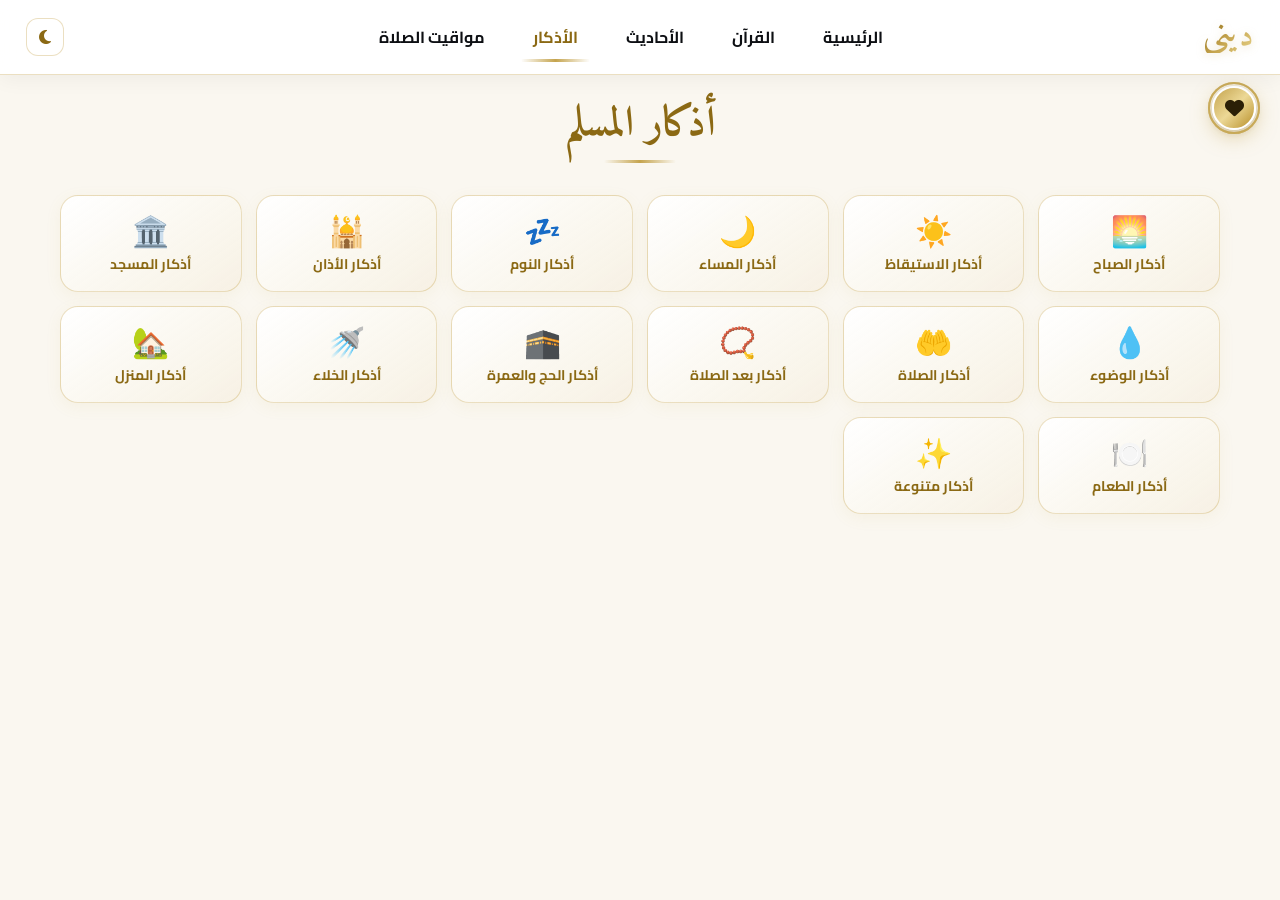
<file: pages/azkar.html>
<!DOCTYPE html>
<html lang="ar" dir="rtl">

<head>
    <meta charset="UTF-8">
    <meta name="viewport" content="width=device-width, initial-scale=1.0">
    <link rel="stylesheet" href="https://cdnjs.cloudflare.com/ajax/libs/font-awesome/6.7.2/css/all.min.css">
    <link href="https://cdn.jsdelivr.net/npm/bootstrap@5.3.8/dist/css/bootstrap.min.css" rel="stylesheet"
        integrity="sha384-sRIl4kxILFvY47J16cr9ZwB07vP4J8+LH7qKQnuqkuIAvNWLzeN8tE5YBujZqJLB" crossorigin="anonymous">
    <link rel="icon" href="../images/logo.png">
    <link rel="stylesheet" href="../css/style.css">
    <link rel="stylesheet" href="../css/azkar.css">
    <title>ديني</title>
</head>

<body>

<header>
    <nav class="d-flex justify-content-between align-items-center">
        <div class="logo">
            <a href="../index.html" class="logo-brand">
                <span class="logo-text">ديني</span>
            </a>
        </div>
        <div class="links">
            <ul>
                <li>
                    <a href="../index.html" name="index">
                        <span class="text">الرئيسية</span>
                        <span class="underLine"></span>
                        <i class="icon"><svg xmlns="http://www.w3.org/2000/svg" height="24px" viewBox="0 -960 960 960"
                                width="24px">
                                <path
                                    d="M240-200h120v-240h240v240h120v-360L480-740 240-560v360Zm-80 80v-480l320-240 320 240v480H520v-240h-80v240H160Zm320-350Z" />
                            </svg><span class="nav-label">الرئيسية</span></i>
                    </a>
                </li>
                <li>
                    <a href="../pages/quraan.html" name="quraan">
                        <span class="text">القرآن</span>
                        <span class="underLine"></span>
                        <i class="icon"><svg xmlns="http://www.w3.org/2000/svg" height="24px" viewBox="0 -960 960 960"
                                width="24px">
                                <path
                                    d="M300-80q-58 0-99-41t-41-99v-520q0-58 41-99t99-41h500v600q-25 0-42.5 17.5T740-220q0 25 17.5 42.5T800-160v80H300Zm-60-267q14-7 29-10t31-3h20v-440h-20q-25 0-42.5 17.5T240-740v393Zm160-13h320v-440H400v440Zm-160 13v-453 453Zm60 187h373q-6-14-9.5-28.5T660-220q0-16 3-31t10-29H300q-26 0-43 17.5T240-220q0 26 17 43t43 17Z" />
                            </svg><span class="nav-label">القرآن</span></i>
                    </a>
                </li>
                <li>
                    <a href="../pages/hadeth.html" name="ahadeth">
                        <span class="text">الأحاديث</span>
                        <span class="underLine"></span>
                        <i class="icon"><svg xmlns="http://www.w3.org/2000/svg" height="24px" viewBox="0 -960 960 960"
                                width="24px">
                                <path
                                    d="M560-564v-68q33-14 67.5-21t72.5-7q26 0 51 4t49 10v64q-24-9-48.5-13.5T700-600q-38 0-73 9.5T560-564Zm0 220v-68q33-14 67.5-21t72.5-7q26 0 51 4t49 10v64q-24-9-48.5-13.5T700-380q-38 0-73 9t-67 27Zm0-110v-68q33-14 67.5-21t72.5-7q26 0 51 4t49 10v64q-24-9-48.5-13.5T700-490q-38 0-73 9.5T560-454ZM260-320q47 0 91.5 10.5T440-278v-394q-41-24-87-36t-93-12q-36 0-71.5 7T120-692v396q35-12 69.5-18t70.5-6Zm260 42q44-21 88.5-31.5T700-320q36 0 70.5 6t69.5 18v-396q-33-14-68.5-21t-71.5-7q-47 0-93 12t-87 36v394Zm-40 118q-48-38-104-59t-116-21q-42 0-82.5 11T100-198q-21 11-40.5-1T40-234v-482q0-11 5.5-21T62-752q46-24 96-36t102-12q58 0 113.5 15T480-740q51-30 106.5-45T700-800q52 0 102 12t96 36q11 5 16.5 15t5.5 21v482q0 23-19.5 35t-40.5 1q-37-20-77.5-31T700-240q-60 0-116 21t-104 59ZM280-494Z" />
                            </svg><span class="nav-label">الأحاديث</span></i>
                    </a>
                </li>
                <li>
                    <a href="#" class="strong" name="azkar">
                        <span class="text">الأذكار</span>
                        <span class="underLine"></span>
                        <i class="icon hero"><svg xmlns="http://www.w3.org/2000/svg" height="24px"
                                viewBox="0 -960 960 960" width="24px">
                                <path
                                    d="M600-640 480-760l120-120 120 120-120 120Zm200 120-80-80 80-80 80 80-80 80ZM483-80q-84 0-157.5-32t-128-86.5Q143-253 111-326.5T79-484q0-146 93-257.5T409-880q-18 99 11 193.5T520-521q71 71 165.5 100T879-410q-26 144-138 237T483-80Zm0-80q88 0 163-44t118-121q-86-8-163-43.5T463-465q-61-61-97-138t-43-163q-77 43-120.5 118.5T159-484q0 135 94.5 229.5T483-160Zm-20-305Z" />
                            </svg><span class="nav-label">الأذكار</span></i>
                    </a>
                </li>
                <li>
                    <a href="../pages/payerTimes.html" name="mawakeet">
                        <span class="text">مواقيت الصلاة</span>
                        <span class="underLine"></span>
                        <i class="icon"><svg xmlns="http://www.w3.org/2000/svg" height="24px" viewBox="0 -960 960 960"
                                width="24px">
                                <path
                                    d="M40-120v-491q-18-11-29-28.5T0-680q0-23 24-56t56-64q32 31 56 64t24 56q0 23-11 40.5T120-611v171h80v-80q0-25 16-48t46-30q-11-17-16.5-37t-5.5-41q0-40 19-74t51-56l170-114 170 114q32 22 51 56t19 74q0 21-5.5 41T698-598q30 7 46 30t16 48v80h80v-171q-18-11-29-28.5T800-680q0-23 24-56t56-64q32 31 56 64t24 56q0 23-11 40.5T920-611v491H520v-160q0-17-11.5-28.5T480-320q-17 0-28.5 11.5T440-280v160H40Zm356-480h168q32 0 54-22t22-54q0-20-9-36.5T606-740l-126-84-126 84q-16 11-25 27.5t-9 36.5q0 32 22 54t54 22ZM120-200h240v-80q0-50 35-85t85-35q50 0 85 35t35 85v80h240v-160H680v-160H280v160H120v160Zm360-320Zm0-80Zm0 2Z" />
                            </svg><span class="nav-label">المواقيت</span></i>
                    </a>
                </li>
            </ul>
        </div>
        <div class="header-tools">
            <button class="theme-toggle-btn" id="themeToggleBtn" title="تبديل الوضع الليلي / النهاري">
                <i class="fa-solid fa-moon" id="themeIcon"></i>
            </button>
        </div>
    </nav>
</header>


<div class="azkar-almuslim">
    <h3>أذكار المسلم</h3>

    <!-- شبكة التصنيفات -->
    <div class="azkar-links">
        <div class="azkar-alsabah"   name="morning_azkar"       data-icon="🌅">أذكار الصباح</div>
        <div class="wakeUp-azkar"    name="wake_up_azkar"       data-icon="☀️">أذكار الاستيقاظ</div>
        <div class="azkar-almsa2"    name="evening_azkar"       data-icon="🌙">أذكار المساء</div>
        <div class="sleep-azkar"     name="sleep_azkar"         data-icon="💤">أذكار النوم</div>
        <div class="azkar-aladhan"   name="adhan_azkar"         data-icon="🕌">أذكار الأذان</div>
        <div class="azkar-almasjed" name="mosque_azkar"         data-icon="🏛️">أذكار المسجد</div>
        <div class="wudu-azkar"      name="wudu_azkar"          data-icon="💧">أذكار الوضوء</div>
        <div class="azkar-prayer"    name="prayer_azkar"        data-icon="🤲">أذكار الصلاة</div>
        <div class="azkar-pray-after" name="prayer_later_azkar" data-icon="📿">أذكار بعد الصلاة</div>
        <div class="azkar-hajj-omra" name="hajj_and_umrah_azkar" data-icon="🕋">أذكار الحج والعمرة</div>
        <div class="azkar-khala"     name="khala_azkar"         data-icon="🚿">أذكار الخلاء</div>
        <div class="azkar-manzel"    name="home_azkar"          data-icon="🏡">أذكار المنزل</div>
        <div class="azkar-eat"       name="food_azkar"          data-icon="🍽️">أذكار الطعام</div>
        <div class="azkar-many"      name="miscellaneous_azkar" data-icon="✨">أذكار متنوعة</div>
    </div>
</div>

<!-- Overlay Panel: يظهر أوتوماتيك لما .azkar-content يتملى بـ CSS :has() -->
<div class="azkar-overlay-wrapper" id="azkarOverlayWrapper">
    <div class="azkar-overlay-backdrop" id="azkarBackdrop"></div>
    <div class="azkar-panel">
        <div class="azkar-panel-header">
            <h2 class="azkar-panel-title" id="azkarPanelTitle">الأذكار</h2>
            <button class="azkar-back-btn" id="azkarBackBtn" title="العودة">
                <i class="fa-solid fa-arrow-right"></i>
                <span>العودة</span>
            </button>
        </div>
        <div class="azkar-panel-body">
            <!-- azkar.js بيحط المحتوى هنا -->
            <div class="azkar-content"></div>
        </div>
    </div>
</div>





    <!-- Floating Sadaqa Heart Icon (تحت الهيدر على اليمين) -->
    <button class="sadaqa-float-btn" id="sadaqaFloatBtn" title="صدقة جارية" aria-label="صدقة جارية">
        <span class="sadaqa-pulse-ring"></span>
        <span class="sadaqa-pulse-ring delay"></span>
        <i class="fa-solid fa-heart"></i>
    </button>

    <!-- Centered Sadaqa Popup Modal -->
    <div class="sadaqa-modal-backdrop" id="sadaqaModalBackdrop">
        <div class="sadaqa-modal-card">
            <button class="sadaqa-modal-close" id="sadaqaModalClose" title="إغلاق">
                <i class="fa-solid fa-xmark"></i>
            </button>
            <div class="sadaqa-card-icon">
                <i class="fa-solid fa-hands-praying"></i>
            </div>
            <h3 class="sadaqa-card-title">« صدقةٌ جاريةٌ علي أرواحنا وأرواح المسلمين »</h3>
            <div class="sadaqa-card-divider"></div>
            <p class="sadaqa-card-dua">غَفَرَ اللهُ لَنَا وَلَكُم</p>
            <div class="sadaqa-card-verse-box">
                <p class="sadaqa-card-verse">
                    ﴿ وَالَّذِينَ جَاءُوا مِن بَعْدِهِمْ يَقُولُونَ رَبَّنَا اغْفِرْ لَنَا وَلِإِخْوَانِنَا الَّذِينَ سَبَقُونَا بِالْإِيمَانِ ﴾
                </p>
                <small class="sadaqa-card-ref">سورة الحشر — آية ١٠</small>
            </div>
            <button class="sadaqa-card-accept-btn" id="sadaqaModalAcceptBtn">
                اللهم آمين
            </button>
        </div>
    </div>

<script src="../js/main.js"></script>
<script src="../js/azkar.js"></script>

<!-- سكريبت صغير للـ overlay فقط — مش بيغير azkar.js -->
</body>
</html>
</file>
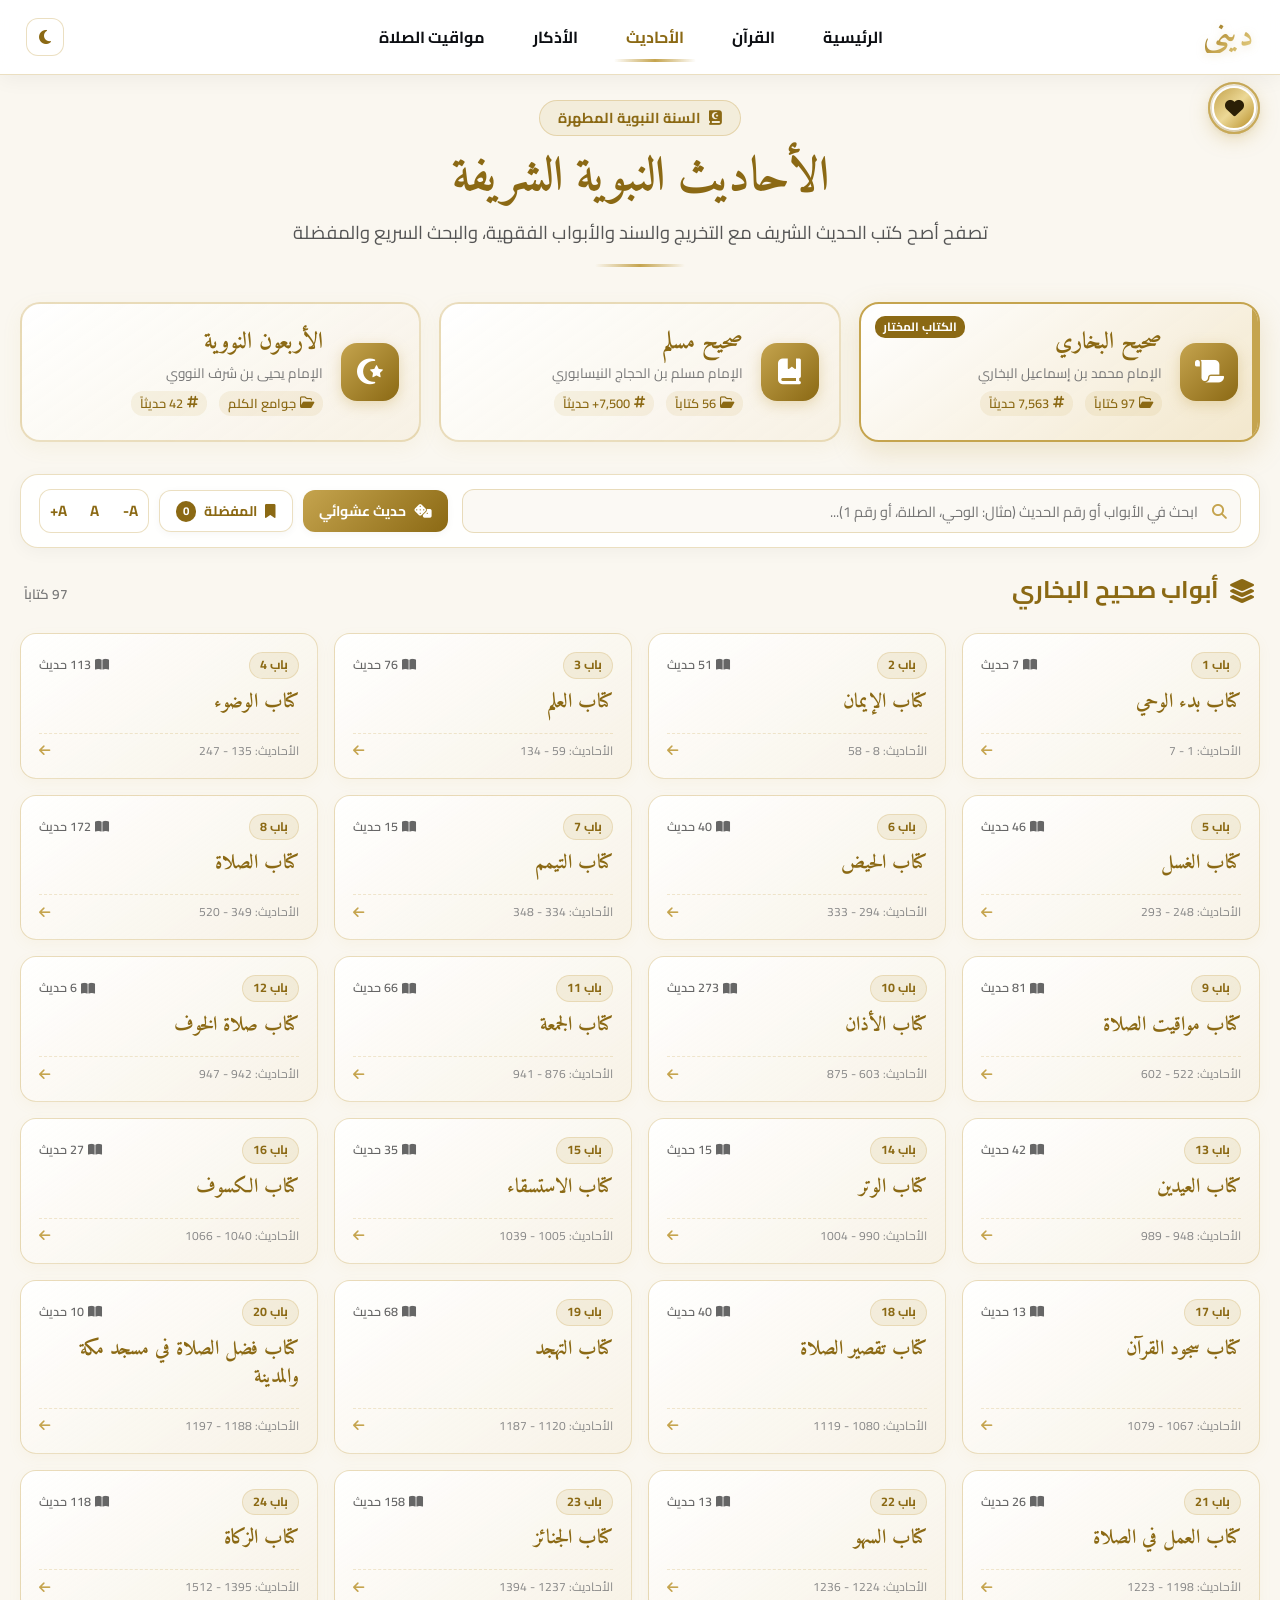
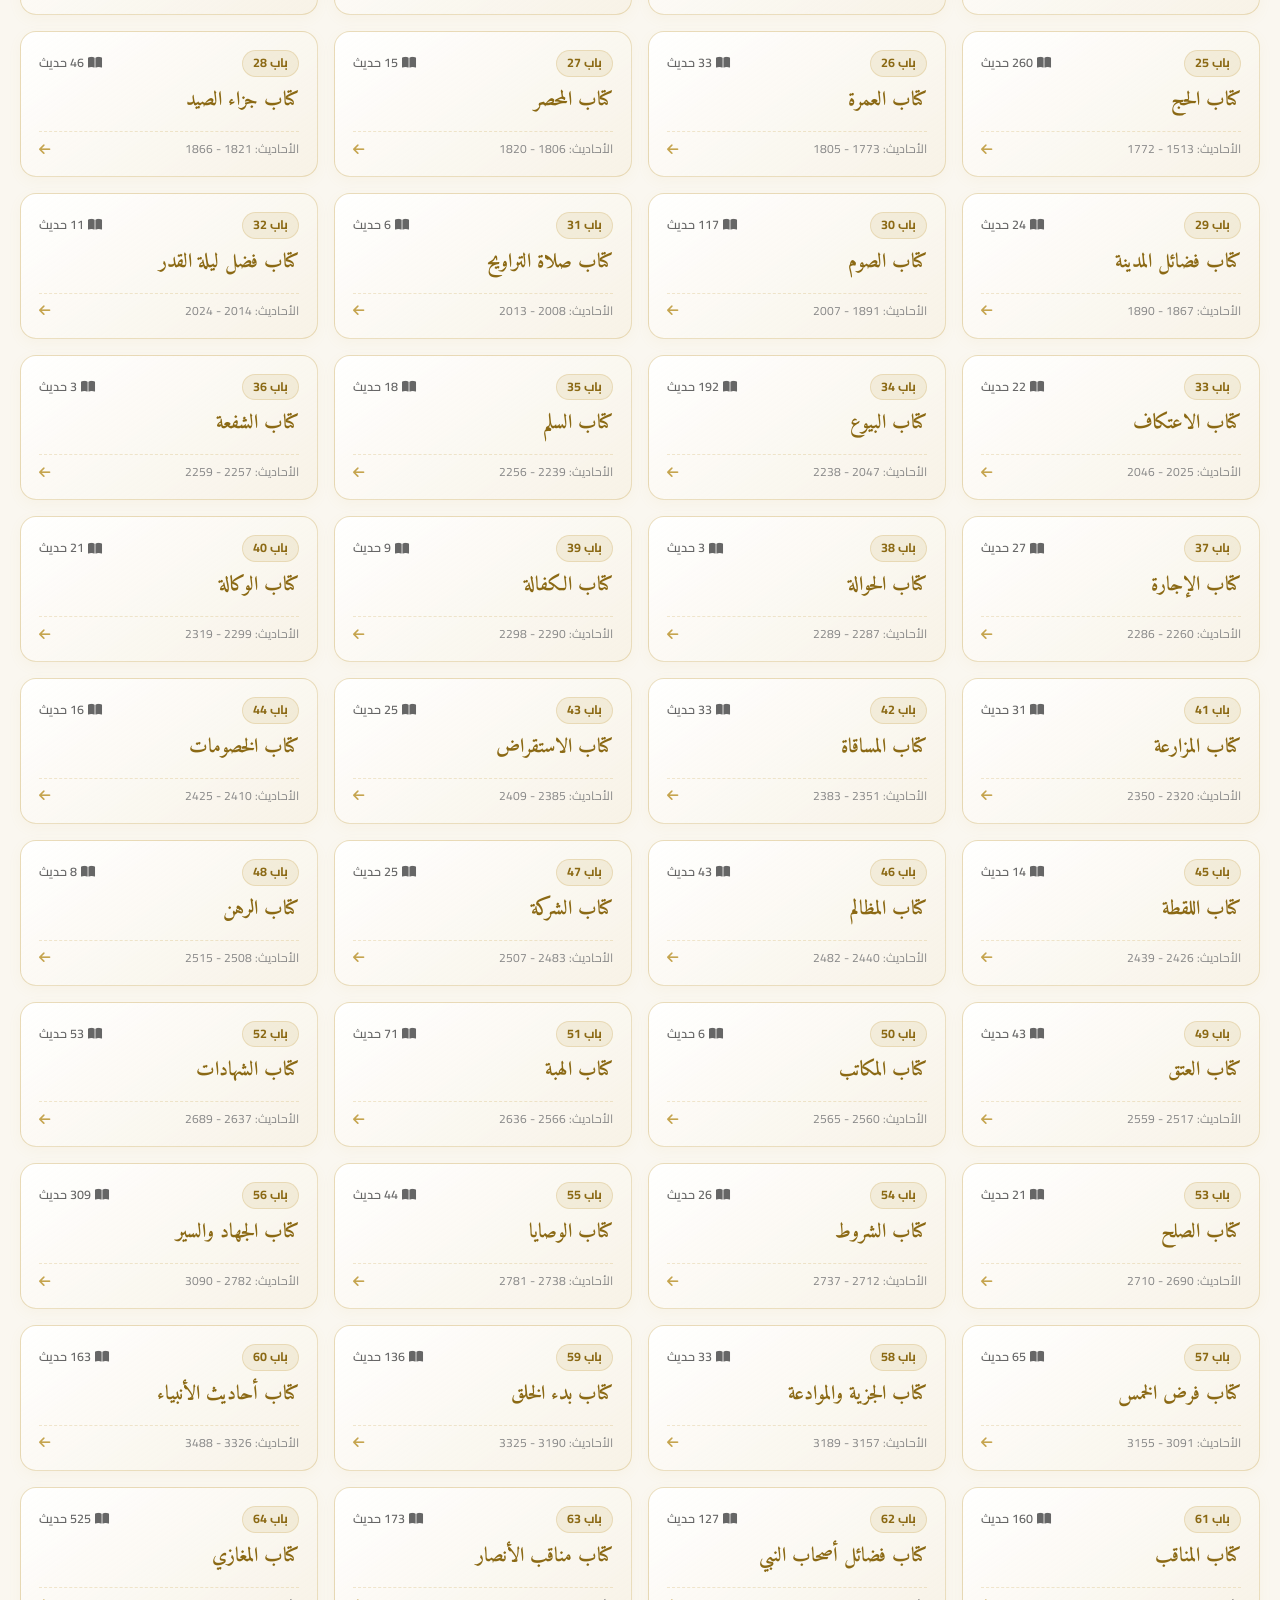
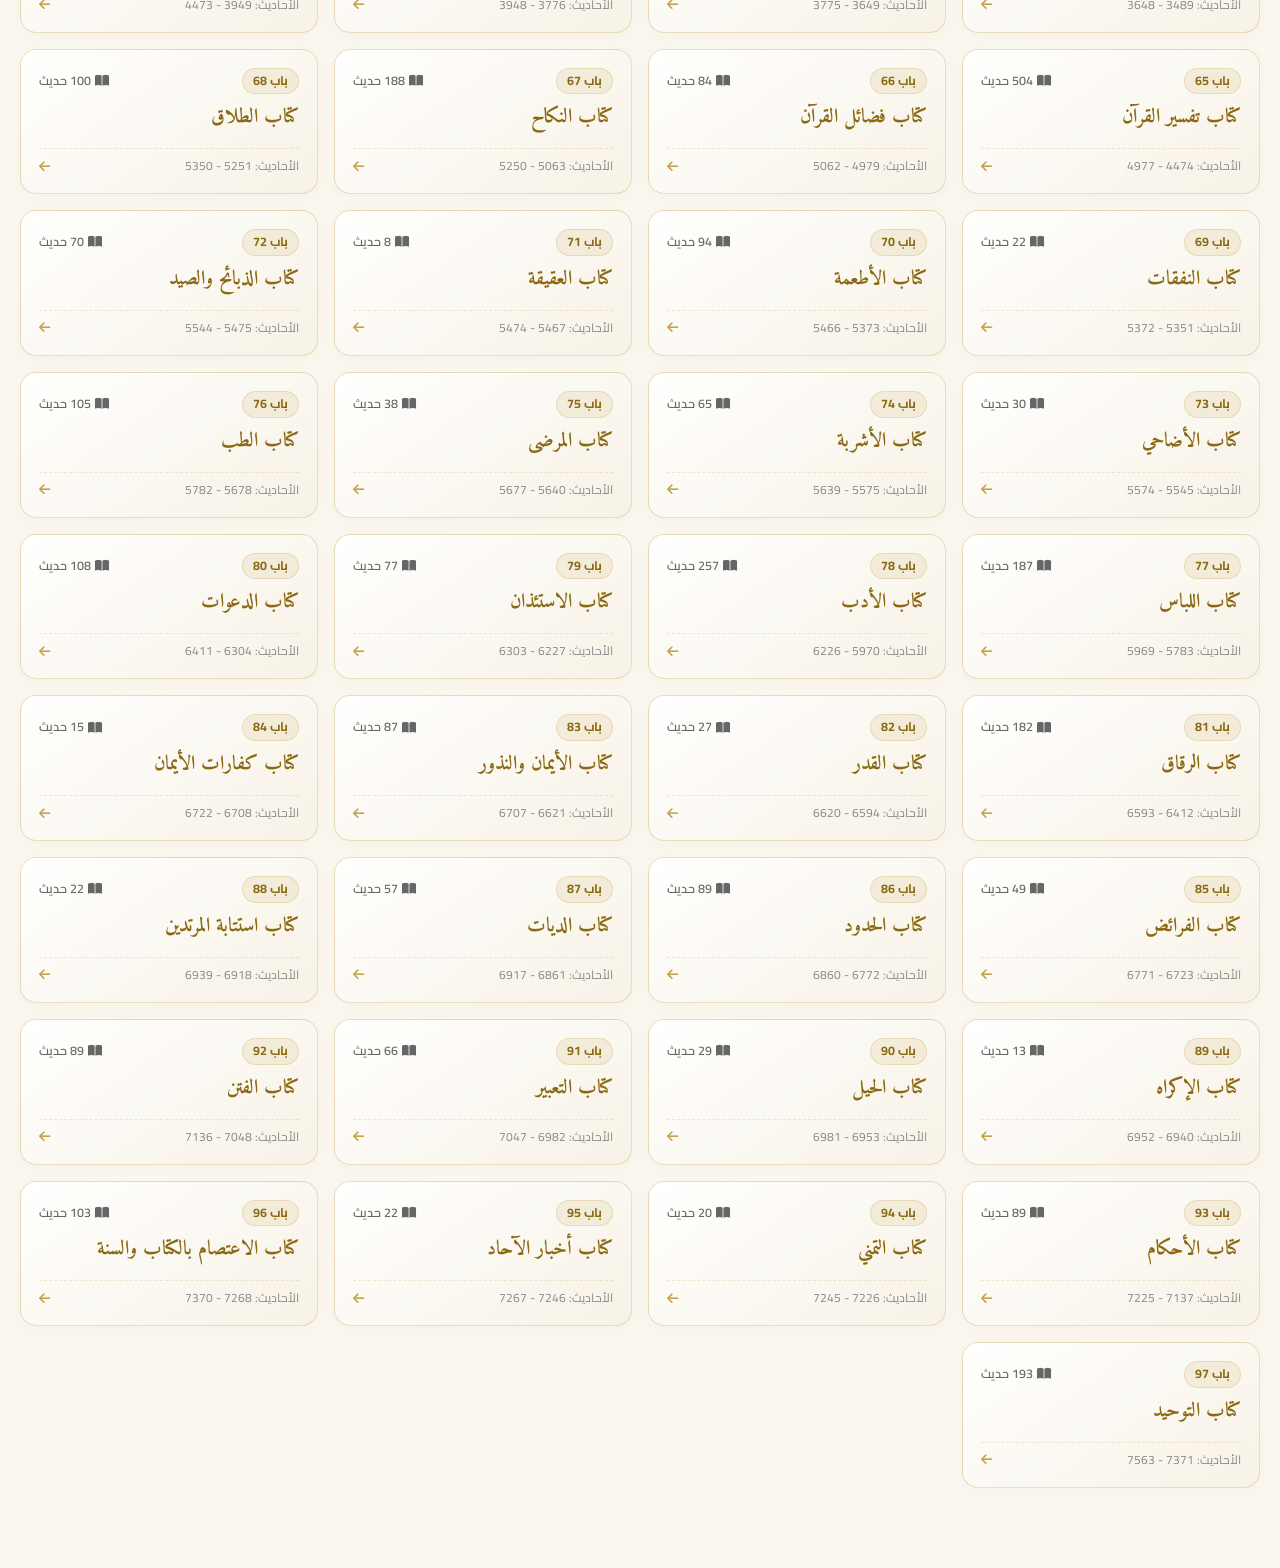
<file: pages/hadeth.html>
<!DOCTYPE html>
<html lang="ar" dir="rtl">

<head>
    <meta charset="UTF-8">
    <meta name="viewport" content="width=device-width, initial-scale=1.0">
    <link rel="stylesheet" href="https://cdnjs.cloudflare.com/ajax/libs/font-awesome/6.7.2/css/all.min.css">
    <link href="https://cdn.jsdelivr.net/npm/bootstrap@5.3.8/dist/css/bootstrap.min.css" rel="stylesheet"
        integrity="sha384-sRIl4kxILFvY47J16cr9ZwB07vP4J8+LH7qKQnuqkuIAvNWLzeN8tE5YBujZqJLB" crossorigin="anonymous">
    <link rel="icon" href="../images/logo.png">
    <link rel="stylesheet" href="../css/style.css">
    <link rel="stylesheet" href="../css/ahadeth.css">
    <title>ديني - الأحاديث النبوية الشريفة</title>
</head>

<body>

    <!-- Unified Site Header -->
    <header>
        <nav class="d-flex justify-content-between align-items-center">
            <div class="logo">
                <a href="../index.html" class="logo-brand">
                    <span class="logo-text">ديني</span>
                </a>
            </div>
            <div class="links">
                <ul>
                    <li>
                        <a href="../index.html" name="index">
                            <span class="text">الرئيسية</span>
                            <span class="underLine"></span>
                            <i class="icon"><svg xmlns="http://www.w3.org/2000/svg" height="24px"
                                    viewBox="0 -960 960 960" width="24px">
                                    <path
                                        d="M240-200h120v-240h240v240h120v-360L480-740 240-560v360Zm-80 80v-480l320-240 320 240v480H520v-240h-80v240H160Zm320-350Z" />
                                </svg><span class="nav-label">الرئيسية</span></i>
                        </a>
                    </li>
                    <li>
                        <a href="../pages/quraan.html" name="quraan">
                            <span class="text">القرآن</span>
                            <span class="underLine"></span>
                            <i class="icon"><svg xmlns="http://www.w3.org/2000/svg" height="24px"
                                    viewBox="0 -960 960 960" width="24px">
                                    <path
                                        d="M300-80q-58 0-99-41t-41-99v-520q0-58 41-99t99-41h500v600q-25 0-42.5 17.5T740-220q0 25 17.5 42.5T800-160v80H300Zm-60-267q14-7 29-10t31-3h20v-440h-20q-25 0-42.5 17.5T240-740v393Zm160-13h320v-440H400v440Zm-160 13v-453 453Zm60 187h373q-6-14-9.5-28.5T660-220q0-16 3-31t10-29H300q-26 0-43 17.5T240-220q0 26 17 43t43 17Z" />
                                </svg><span class="nav-label">القرآن</span></i>
                        </a>
                    </li>
                    <li>
                        <a href="../pages/hadeth.html" class="strong" name="ahadeth">
                            <span class="text">الأحاديث</span>
                            <span class="underLine"></span>
                            <i class="icon hero"><svg xmlns="http://www.w3.org/2000/svg" height="24px"
                                    viewBox="0 -960 960 960" width="24px">
                                    <path
                                        d="M560-564v-68q33-14 67.5-21t72.5-7q26 0 51 4t49 10v64q-24-9-48.5-13.5T700-600q-38 0-73 9.5T560-564Zm0 220v-68q33-14 67.5-21t72.5-7q26 0 51 4t49 10v64q-24-9-48.5-13.5T700-380q-38 0-73 9t-67 27Zm0-110v-68q33-14 67.5-21t72.5-7q26 0 51 4t49 10v64q-24-9-48.5-13.5T700-490q-38 0-73 9.5T560-454ZM260-320q47 0 91.5 10.5T440-278v-394q-41-24-87-36t-93-12q-36 0-71.5 7T120-692v396q35-12 69.5-18t70.5-6Zm260 42q44-21 88.5-31.5T700-320q36 0 70.5 6t69.5 18v-396q-33-14-68.5-21t-71.5-7q-47 0-93 12t-87 36v394Zm-40 118q-48-38-104-59t-116-21q-42 0-82.5 11T100-198q-21 11-40.5-1T40-234v-482q0-11 5.5-21T62-752q46-24 96-36t102-12q58 0 113.5 15T480-740q51-30 106.5-45T700-800q52 0 102 12t96 36q11 5 16.5 15t5.5 21v482q0 23-19.5 35t-40.5 1q-37-20-77.5-31T700-240q-60 0-116 21t-104 59ZM280-494Z" />
                                </svg><span class="nav-label">الأحاديث</span></i>
                        </a>
                    </li>
                    <li>
                        <a href="../pages/azkar.html" name="azkar">
                            <span class="text">الأذكار</span>
                            <span class="underLine"></span>
                            <i class="icon"><svg xmlns="http://www.w3.org/2000/svg" height="24px"
                                    viewBox="0 -960 960 960" width="24px">
                                    <path
                                        d="M600-640 480-760l120-120 120 120-120 120Zm200 120-80-80 80-80 80 80-80 80ZM483-80q-84 0-157.5-32t-128-86.5Q143-253 111-326.5T79-484q0-146 93-257.5T409-880q-18 99 11 193.5T520-521q71 71 165.5 100T879-410q-26 144-138 237T483-80Zm0-80q88 0 163-44t118-121q-86-8-163-43.5T463-465q-61-61-97-138t-43-163q-77 43-120.5 118.5T159-484q0 135 94.5 229.5T483-160Zm-20-305Z" />
                                </svg><span class="nav-label">الأذكار</span></i>
                        </a>
                    </li>
                    <li>
                        <a href="../pages/payerTimes.html" name="mawakeet">
                            <span class="text">مواقيت الصلاة</span>
                            <span class="underLine"></span>
                            <i class="icon"><svg xmlns="http://www.w3.org/2000/svg" height="24px"
                                    viewBox="0 -960 960 960" width="24px">
                                    <path
                                        d="M40-120v-491q-18-11-29-28.5T0-680q0-23 24-56t56-64q32 31 56 64t24 56q0 23-11 40.5T120-611v171h80v-80q0-25 16-48t46-30q-11-17-16.5-37t-5.5-41q0-40 19-74t51-56l170-114 170 114q32 22 51 56t19 74q0 21-5.5 41T698-598q30 7 46 30t16 48v80h80v-171q-18-11-29-28.5T800-680q0-23 24-56t56-64q32 31 56 64t24 56q0 23-11 40.5T920-611v491H520v-160q0-17-11.5-28.5T480-320q-17 0-28.5 11.5T440-280v160H40Zm356-480h168q32 0 54-22t22-54q0-20-9-36.5T606-740l-126-84-126 84q-16 11-25 27.5t-9 36.5q0 32 22 54t54 22ZM120-200h240v-80q0-50 35-85t85-35q50 0 85 35t35 85v80h240v-160H680v-160H280v160H120v160Zm360-320Zm0-80Zm0 2Z" />
                                </svg><span class="nav-label">المواقيت</span></i>
                        </a>
                    </li>
                </ul>
            </div>
            <div class="header-tools">
                <button class="theme-toggle-btn" id="themeToggleBtn" title="تبديل الوضع الليلي / النهاري">
                    <i class="fa-solid fa-moon" id="themeIcon"></i>
                </button>
            </div>
        </nav>
    </header>

    <!-- Main Container -->
    <main class="ahadeth-page-wrapper">

        <!-- Hero Section -->
        <section class="hadeth-hero">
            <div class="hadeth-hero-badge">
                <i class="fa-solid fa-book-quran"></i>
                <span>السنة النبوية المطهرة</span>
            </div>
            <h1>الأحاديث النبوية الشريفة</h1>
            <p class="hadeth-hero-sub">
                تصفح أصح كتب الحديث الشريف مع التخريج والسند والأبواب الفقهية، والبحث السريع والمفضلة
            </p>
            <div class="hadeth-hero-divider"></div>
        </section>

        <!-- Books Selection Cards -->
        <section class="books-container">
            <div class="books-grid">
                <!-- صحيح البخاري -->
                <div class="book-card active" id="bokhary-btn" data-book="bukhari">
                    <span class="book-active-badge">الكتاب المختار</span>
                    <div class="book-card-icon">
                        <i class="fa-solid fa-scroll"></i>
                    </div>
                    <div class="book-card-info">
                        <h2 class="book-card-title">صحيح البخاري</h2>
                        <p class="book-card-author">الإمام محمد بن إسماعيل البخاري</p>
                        <div class="book-card-meta">
                            <span><i class="fa-regular fa-folder-open"></i> 97 كتاباً</span>
                            <span><i class="fa-solid fa-hashtag"></i> 7,563 حديثاً</span>
                        </div>
                    </div>
                </div>

                <!-- صحيح مسلم -->
                <div class="book-card" id="muslim-btn" data-book="muslim">
                    <span class="book-active-badge">الكتاب المختار</span>
                    <div class="book-card-icon">
                        <i class="fa-solid fa-book-bookmark"></i>
                    </div>
                    <div class="book-card-info">
                        <h2 class="book-card-title">صحيح مسلم</h2>
                        <p class="book-card-author">الإمام مسلم بن الحجاج النيسابوري</p>
                        <div class="book-card-meta">
                            <span><i class="fa-regular fa-folder-open"></i> 56 كتاباً</span>
                            <span><i class="fa-solid fa-hashtag"></i> 7,500+ حديثاً</span>
                        </div>
                    </div>
                </div>

                <!-- الأربعون النووية (إضافة قيّمة) -->
                <div class="book-card" id="nawawi-btn" data-book="nawawi">
                    <span class="book-active-badge">الكتاب المختار</span>
                    <div class="book-card-icon">
                        <i class="fa-solid fa-star-and-crescent"></i>
                    </div>
                    <div class="book-card-info">
                        <h2 class="book-card-title">الأربعون النووية</h2>
                        <p class="book-card-author">الإمام يحيى بن شرف النووي</p>
                        <div class="book-card-meta">
                            <span><i class="fa-regular fa-folder-open"></i> جوامع الكلم</span>
                            <span><i class="fa-solid fa-hashtag"></i> 42 حديثاً</span>
                        </div>
                    </div>
                </div>
            </div>
        </section>

        <!-- Interactive Toolbar -->
        <section class="hadeth-toolbar">
            <div class="hadeth-search-box">
                <i class="fa-solid fa-magnifying-glass search-icon"></i>
                <input type="text" id="hadethSearchInput" class="hadeth-search-input"
                    placeholder="ابحث في الأبواب أو رقم الحديث (مثال: الوحي، الصلاة، أو رقم 1)...">
                <button type="button" id="hadethSearchClear" class="hadeth-search-clear" title="مسح">
                    <i class="fa-solid fa-xmark"></i>
                </button>
            </div>

            <div class="hadeth-toolbar-actions">
                <button class="hadeth-btn btn-gold" id="randomHadithBtn" title="عرض حديث عشوائي">
                    <i class="fa-solid fa-dice"></i>
                    <span>حديث عشوائي</span>
                </button>

                <button class="hadeth-btn" id="favoritesBtn" title="الأحاديث المحفوظة">
                    <i class="fa-solid fa-bookmark"></i>
                    <span>المفضلة</span>
                    <span class="hadeth-btn-badge" id="favCountBadge">0</span>
                </button>

                <!-- Font Size Controls -->
                <div class="font-ctrl-group" title="حجم خط الحديث">
                    <button class="font-ctrl-btn" id="fontDecreaseBtn" title="تصغير الخط">A-</button>
                    <button class="font-ctrl-btn" id="fontResetBtn" title="إعادة ضبط الخط">A</button>
                    <button class="font-ctrl-btn" id="fontIncreaseBtn" title="تكبير الخط">A+</button>
                </div>
            </div>
        </section>

        <!-- Chapters / Sections Grid View -->
        <section class="sections-view" id="sectionsView">
            <div class="sections-header">
                <h3 class="sections-title" id="sectionsTitle">
                    <i class="fa-solid fa-layer-group"></i>
                    <span>أبواب صحيح البخاري</span>
                </h3>
                <span class="sections-count-tag" id="sectionsCountTag">97 كتاباً</span>
            </div>

            <div class="sections-grid" id="sectionsGrid">
                <!-- Dynamic Section Cards Rendered via ahadeth.js -->
            </div>
        </section>

        <!-- Hadiths Reader View -->
        <section class="hadiths-reader-wrapper" id="hadithsReaderWrapper">
            <div class="reader-header-card">
                <div class="reader-top-bar">
                    <button class="back-to-sections-btn" id="backToSectionsBtn">
                        <i class="fa-solid fa-arrow-right"></i>
                        <span>العودة للأبواب</span>
                    </button>

                    <div class="reader-nav-btns">
                        <button class="reader-nav-btn" id="prevSectionBtn">
                            <i class="fa-solid fa-chevron-right"></i>
                            <span>الباب السابق</span>
                        </button>
                        <button class="reader-nav-btn" id="nextSectionBtn">
                            <span>الباب التالي</span>
                            <i class="fa-solid fa-chevron-left"></i>
                        </button>
                    </div>
                </div>

                <h2 class="reader-chapter-title" id="readerChapterTitle">كتاب بدء الوحي</h2>
                <div class="reader-meta-row">
                    <span class="reader-meta-tag" id="readerBookTag">
                        <i class="fa-solid fa-book"></i> صحيح البخاري
                    </span>
                    <span class="reader-meta-tag" id="readerHadithCountTag">
                        <i class="fa-solid fa-list-ol"></i> 7 أحاديث
                    </span>
                    <span class="reader-meta-tag" id="readerRangeTag">
                        <i class="fa-solid fa-hashtag"></i> الأحاديث من 1 إلى 7
                    </span>
                </div>
            </div>

            <!-- Loading Spinner -->
            <div class="hadeth-loading-box" id="hadethLoadingBox" style="display: none;">
                <div class="hadeth-spinner"></div>
                <p class="hadeth-loading-text">جاري تحميل الأحاديث الشريفة من المصدر...</p>
            </div>

            <!-- Hadiths List Container -->
            <div class="hadiths-list" id="hadithsList">
                <!-- Hadith Cards injected dynamically -->
            </div>

            <!-- Load More Container (for large sections) -->
            <div class="load-more-container" id="loadMoreContainer" style="display: none;">
                <button class="load-more-btn" id="loadMoreBtn">
                    <i class="fa-solid fa-angles-down"></i>
                    <span>عرض المزيد من أحاديث هذا الباب</span>
                </button>
            </div>
        </section>

        <!-- Legacy Containers for compatibility -->
        <div id="bokhary-ahadeth" style="display: none;"></div>
        <div id="muslim-ahadeth" style="display: none;"></div>

    </main>

    <!-- Modal Backdrop -->
    <div class="hadeth-modal-backdrop" id="modalBackdrop"></div>

    <!-- Random Hadith Modal -->
    <div class="hadeth-modal" id="randomHadithModal">
        <div class="hadeth-modal-header">
            <h3 class="hadeth-modal-title">
                <i class="fa-solid fa-dice" style="color: var(--gold-primary);"></i>
                <span>حديث عشوائي شريف</span>
            </h3>
            <button class="hadeth-modal-close" id="closeRandomModalBtn" title="إغلاق">
                <i class="fa-solid fa-xmark"></i>
            </button>
        </div>
        <div class="hadeth-modal-body" id="randomHadithModalBody">
            <div class="hadeth-loading-box">
                <div class="hadeth-spinner"></div>
                <p class="hadeth-loading-text">جاري اختيار حديث شريف...</p>
            </div>
        </div>
        <div class="hadeth-modal-header" style="border-top: 1px solid var(--gold-border); border-bottom: none; justify-content: flex-end;">
            <button class="hadeth-btn btn-gold" id="nextRandomHadithBtn">
                <i class="fa-solid fa-rotate-right"></i>
                <span>حديث آخر</span>
            </button>
        </div>
    </div>

    <!-- Favorites Modal -->
    <div class="hadeth-modal" id="favoritesModal">
        <div class="hadeth-modal-header">
            <h3 class="hadeth-modal-title">
                <i class="fa-solid fa-bookmark" style="color: var(--gold-primary);"></i>
                <span>الأحاديث المحفوظة في المفضلة</span>
            </h3>
            <button class="hadeth-modal-close" id="closeFavoritesModalBtn" title="إغلاق">
                <i class="fa-solid fa-xmark"></i>
            </button>
        </div>
        <div class="hadeth-modal-body" id="favoritesModalBody">
            <!-- Favorites List or Empty State -->
        </div>
    </div>

    <!-- Toast Notification -->
    <div class="hadeth-toast" id="hadithToast">
        <i class="fa-solid fa-circle-check"></i>
        <span id="toastMessage">تم نسخ الحديث بنجاح</span>
    </div>

    <!-- Floating Sadaqa Heart Icon (تحت الهيدر على اليمين) -->
    <button class="sadaqa-float-btn" id="sadaqaFloatBtn" title="صدقة جارية" aria-label="صدقة جارية">
        <span class="sadaqa-pulse-ring"></span>
        <span class="sadaqa-pulse-ring delay"></span>
        <i class="fa-solid fa-heart"></i>
    </button>

    <!-- Centered Sadaqa Popup Modal -->
    <div class="sadaqa-modal-backdrop" id="sadaqaModalBackdrop">
        <div class="sadaqa-modal-card">
            <button class="sadaqa-modal-close" id="sadaqaModalClose" title="إغلاق">
                <i class="fa-solid fa-xmark"></i>
            </button>
            <div class="sadaqa-card-icon">
                <i class="fa-solid fa-hands-praying"></i>
            </div>
            <h3 class="sadaqa-card-title">« صدقةٌ جاريةٌ علي أرواحنا وأرواح المسلمين »</h3>
            <div class="sadaqa-card-divider"></div>
            <p class="sadaqa-card-dua">غَفَرَ اللهُ لَنَا وَلَكُم</p>
            <div class="sadaqa-card-verse-box">
                <p class="sadaqa-card-verse">
                    ﴿ وَالَّذِينَ جَاءُوا مِن بَعْدِهِمْ يَقُولُونَ رَبَّنَا اغْفِرْ لَنَا وَلِإِخْوَانِنَا الَّذِينَ سَبَقُونَا بِالْإِيمَانِ ﴾
                </p>
                <small class="sadaqa-card-ref">سورة الحشر — آية ١٠</small>
            </div>
            <button class="sadaqa-card-accept-btn" id="sadaqaModalAcceptBtn">
                اللهم آمين
            </button>
        </div>
    </div>

    <!-- Core Scripts -->
    <script src="../js/main.js"></script>
    <script src="../js/ahadeth.js"></script>
</body>

</html>
</file>
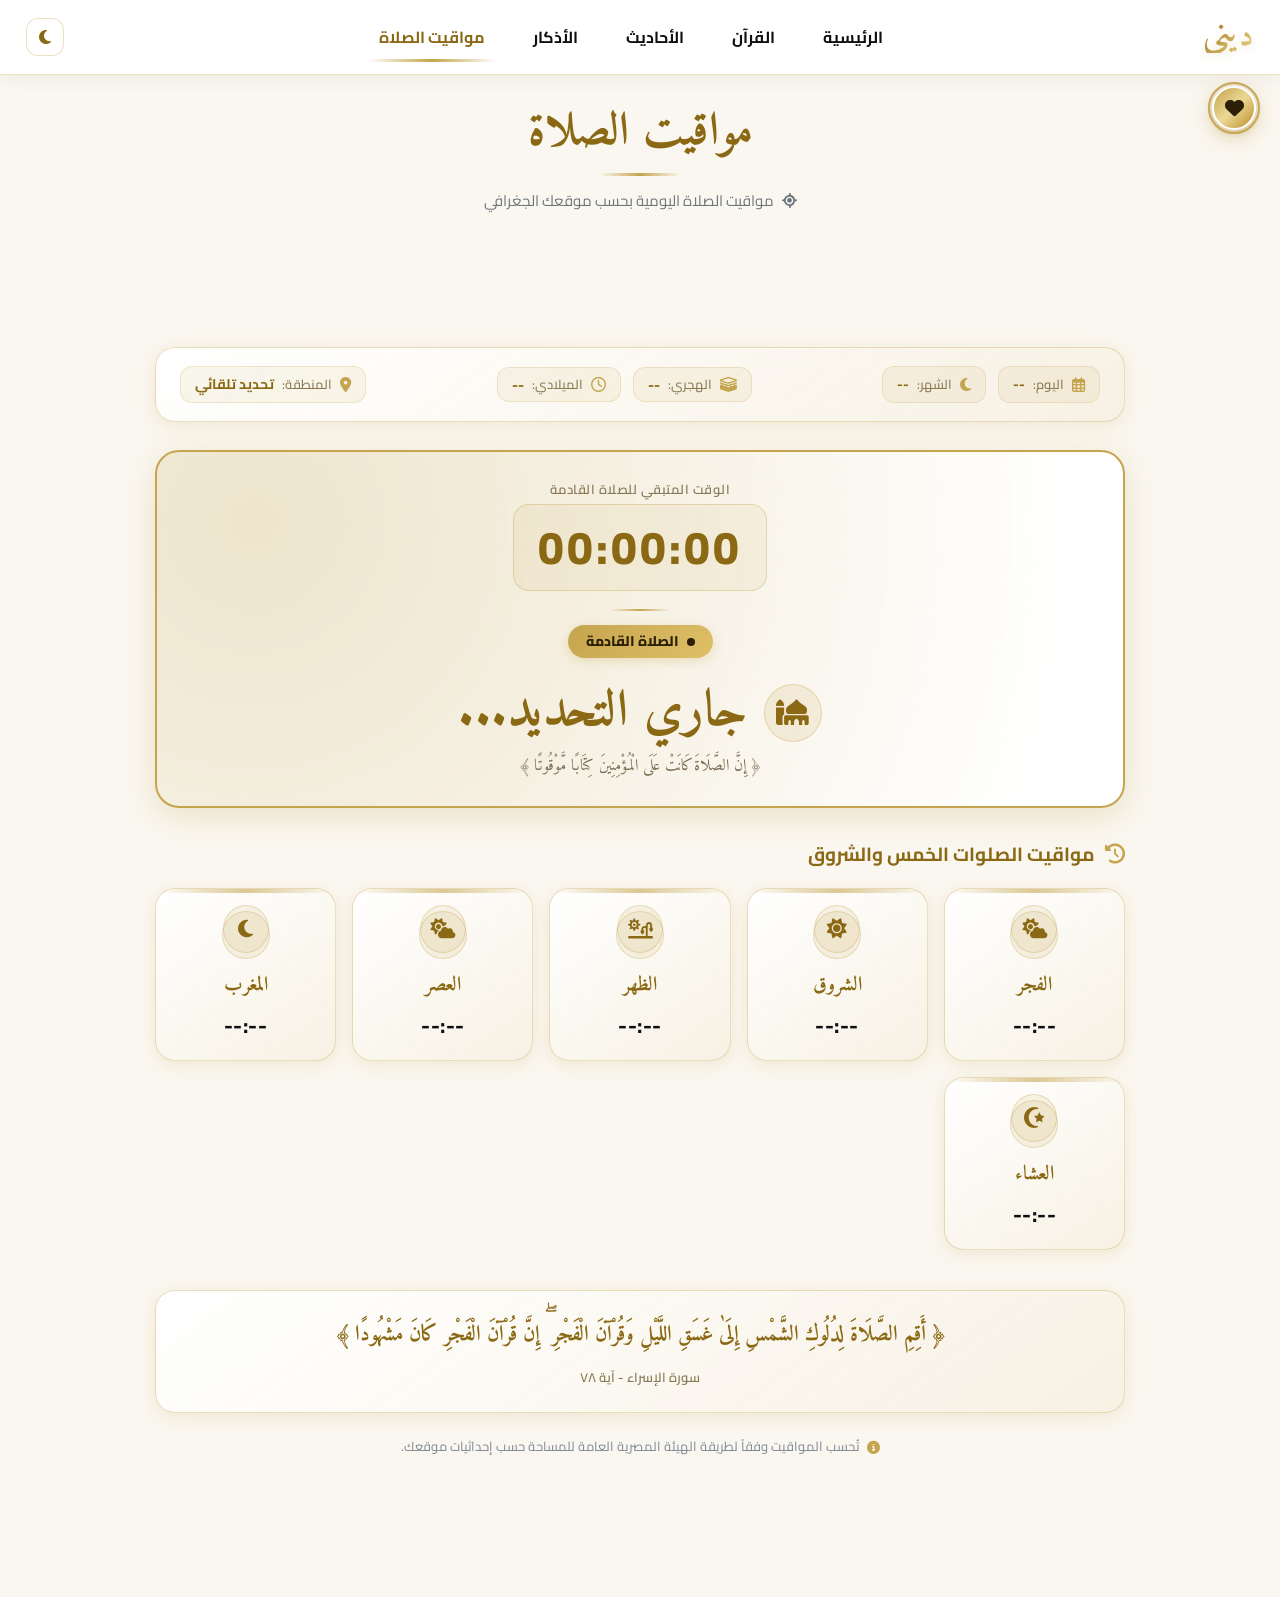
<file: pages/payerTimes.html>
<!DOCTYPE html>
<html lang="ar" dir="rtl">

<head>
    <meta charset="UTF-8">
    <meta name="viewport" content="width=device-width, initial-scale=1.0">
    <link rel="stylesheet" href="https://cdnjs.cloudflare.com/ajax/libs/font-awesome/6.7.2/css/all.min.css">
    <link href="https://cdn.jsdelivr.net/npm/bootstrap@5.3.8/dist/css/bootstrap.min.css" rel="stylesheet"
        integrity="sha384-sRIl4kxILFvY47J16cr9ZwB07vP4J8+LH7qKQnuqkuIAvNWLzeN8tE5YBujZqJLB" crossorigin="anonymous">
    <link rel="icon" href="../images/logo.png">
    <link rel="stylesheet" href="../css/style.css">
    <link rel="stylesheet" href="../css/prayerTimes.css">
    <title>مواقيت الصلاة - ديني</title>
</head>

<body>

    <header>
        <nav class="d-flex justify-content-between align-items-center">
            <div class="logo">
                <a href="../index.html" class="logo-brand">
                    <span class="logo-text">ديني</span>
                </a>
            </div>
            <div class="links">
                <ul>
                    <li>
                        <a href="../index.html" name="index">
                            <span class="text">الرئيسية</span>
                            <span class="underLine"></span>
                            <i class="icon"><svg xmlns="http://www.w3.org/2000/svg" height="24px"
                                    viewBox="0 -960 960 960" width="24px">
                                    <path
                                        d="M240-200h120v-240h240v240h120v-360L480-740 240-560v360Zm-80 80v-480l320-240 320 240v480H520v-240h-80v240H160Zm320-350Z" />
                                </svg><span class="nav-label">الرئيسية</span></i>
                        </a>
                    </li>
                    <li>
                        <a href="../pages/quraan.html" name="quraan">
                            <span class="text">القرآن</span>
                            <span class="underLine"></span>
                            <i class="icon"><svg xmlns="http://www.w3.org/2000/svg" height="24px"
                                    viewBox="0 -960 960 960" width="24px">
                                    <path
                                        d="M300-80q-58 0-99-41t-41-99v-520q0-58 41-99t99-41h500v600q-25 0-42.5 17.5T740-220q0 25 17.5 42.5T800-160v80H300Zm-60-267q14-7 29-10t31-3h20v-440h-20q-25 0-42.5 17.5T240-740v393Zm160-13h320v-440H400v440Zm-160 13v-453 453Zm60 187h373q-6-14-9.5-28.5T660-220q0-16 3-31t10-29H300q-26 0-43 17.5T240-220q0 26 17 43t43 17Z" />
                                </svg><span class="nav-label">القرآن</span></i>
                        </a>
                    </li>
                    <li>
                        <a href="../pages/hadeth.html" name="ahadeth">
                            <span class="text">الأحاديث</span>
                            <span class="underLine"></span>
                            <i class="icon"><svg xmlns="http://www.w3.org/2000/svg" height="24px"
                                    viewBox="0 -960 960 960" width="24px">
                                    <path
                                        d="M560-564v-68q33-14 67.5-21t72.5-7q26 0 51 4t49 10v64q-24-9-48.5-13.5T700-600q-38 0-73 9.5T560-564Zm0 220v-68q33-14 67.5-21t72.5-7q26 0 51 4t49 10v64q-24-9-48.5-13.5T700-380q-38 0-73 9t-67 27Zm0-110v-68q33-14 67.5-21t72.5-7q26 0 51 4t49 10v64q-24-9-48.5-13.5T700-490q-38 0-73 9.5T560-454ZM260-320q47 0 91.5 10.5T440-278v-394q-41-24-87-36t-93-12q-36 0-71.5 7T120-692v396q35-12 69.5-18t70.5-6Zm260 42q44-21 88.5-31.5T700-320q36 0 70.5 6t69.5 18v-396q-33-14-68.5-21t-71.5-7q-47 0-93 12t-87 36v394Zm-40 118q-48-38-104-59t-116-21q-42 0-82.5 11T100-198q-21 11-40.5-1T40-234v-482q0-11 5.5-21T62-752q46-24 96-36t102-12q58 0 113.5 15T480-740q51-30 106.5-45T700-800q52 0 102 12t96 36q11 5 16.5 15t5.5 21v482q0 23-19.5 35t-40.5 1q-37-20-77.5-31T700-240q-60 0-116 21t-104 59ZM280-494Z" />
                                </svg><span class="nav-label">الأحاديث</span></i>
                        </a>
                    </li>
                    <li>
                        <a href="../pages/azkar.html" name="azkar">
                            <span class="text">الأذكار</span>
                            <span class="underLine"></span>
                            <i class="icon"><svg xmlns="http://www.w3.org/2000/svg" height="24px"
                                    viewBox="0 -960 960 960" width="24px">
                                    <path
                                        d="M600-640 480-760l120-120 120 120-120 120Zm200 120-80-80 80-80 80 80-80 80ZM483-80q-84 0-157.5-32t-128-86.5Q143-253 111-326.5T79-484q0-146 93-257.5T409-880q-18 99 11 193.5T520-521q71 71 165.5 100T879-410q-26 144-138 237T483-80Zm0-80q88 0 163-44t118-121q-86-8-163-43.5T463-465q-61-61-97-138t-43-163q-77 43-120.5 118.5T159-484q0 135 94.5 229.5T483-160Zm-20-305Z" />
                                </svg><span class="nav-label">الأذكار</span></i>
                        </a>
                    </li>
                    <li>
                        <a href="#" class="strong" name="mawakeet">
                            <span class="text">مواقيت الصلاة</span>
                            <span class="underLine"></span>
                            <i class="icon hero"><svg xmlns="http://www.w3.org/2000/svg" height="24px"
                                    viewBox="0 -960 960 960" width="24px">
                                    <path
                                        d="M40-120v-491q-18-11-29-28.5T0-680q0-23 24-56t56-64q32 31 56 64t24 56q0 23-11 40.5T120-611v171h80v-80q0-25 16-48t46-30q-11-17-16.5-37t-5.5-41q0-40 19-74t51-56l170-114 170 114q32 22 51 56t19 74q0 21-5.5 41T698-598q30 7 46 30t16 48v80h80v-171q-18-11-29-28.5T800-680q0-23 24-56t56-64q32 31 56 64t24 56q0 23-11 40.5T920-611v491H520v-160q0-17-11.5-28.5T480-320q-17 0-28.5 11.5T440-280v160H40Zm356-480h168q32 0 54-22t22-54q0-20-9-36.5T606-740l-126-84-126 84q-16 11-25 27.5t-9 36.5q0 32 22 54t54 22ZM120-200h240v-80q0-50 35-85t85-35q50 0 85 35t35 85v80h240v-160H680v-160H280v160H120v160Zm360-320Zm0-80Zm0 2Z" />
                                </svg><span class="nav-label">المواقيت</span></i>
                        </a>
                    </li>
                </ul>
            </div>
            <div class="header-tools">
                <button class="theme-toggle-btn" id="themeToggleBtn" title="تبديل الوضع الليلي / النهاري">
                    <i class="fa-solid fa-moon" id="themeIcon"></i>
                </button>
            </div>
        </nav>
    </header>

    <main class="prayer-page-container">
        <!-- Page Title & Subtitle -->
        <div class="prayer-header">
            <h2 class="prayer-title">مواقيت الصلاة</h2>
            <p class="prayer-subtitle">
                <i class="fa-solid fa-location-crosshairs"></i>
                مواقيت الصلاة اليومية بحسب موقعك الجغرافي
            </p>
        </div>

        <div class="prayerTimes">
            <!-- Dates & Location Card (.top / #Dates) -->
            <div class="top" id="top">
                <div class="date-bar-wrapper">
                    <div class="date-chips-group">
                        <div class="date-chip">
                            <i class="fa-regular fa-calendar-days"></i>
                            <span class="chip-label">اليوم:</span>
                            <span id="day" class="chip-value">--</span>
                        </div>
                        <div class="date-chip">
                            <i class="fa-solid fa-moon"></i>
                            <span class="chip-label">الشهر:</span>
                            <span id="month" class="chip-value">--</span>
                        </div>
                    </div>

                    <div id="Dates">
                        <div class="date-chip">
                            <i class="fa-solid fa-kaaba"></i>
                            <span class="chip-label">الهجري:</span>
                            <h5 id="hejryDate" class="d-inline mb-0">--</h5>
                        </div>
                        <div class="date-chip">
                            <i class="fa-regular fa-clock"></i>
                            <span class="chip-label">الميلادي:</span>
                            <h5 id="meladyDate" class="d-inline mb-0">--</h5>
                        </div>
                    </div>

                    <div class="date-chip">
                        <i class="fa-solid fa-location-dot"></i>
                        <span class="chip-label">المنطقة:</span>
                        <span id="timeZone" class="chip-value">تحديد تلقائي</span>
                    </div>
                </div>
            </div>

            <!-- Hero Next Prayer Card -->
            <div class="next-prayer-hero">
                <div class="counterDowen">
                    <span>الوقت المتبقي للصلاة القادمة</span>
                    <div class="time">00:00:00</div>
                </div>
                <div class="countdown-divider"></div>
                <div class="next-prayer-badge">
                    <span class="pulse-dot"></span>
                    <span>الصلاة القادمة</span>
                </div>
                <div class="next-prayer-main">
                    <div class="next-prayer-icon">
                        <i class="fa-solid fa-mosque"></i>
                    </div>
                    <div id="nowPrayerTime" class="now-prayer-time-val">جاري التحديد...</div>
                </div>
                <div class="next-prayer-ayah">
                    ﴿ إِنَّ الصَّلَاةَ كَانَتْ عَلَى الْمُؤْمِنِينَ كِتَابًا مَّوْقُوتًا ﴾
                </div>
            </div>

            <!-- Times Grid Section -->
            <div class="times">
                <div class="section-label">
                    <i class="fa-solid fa-clock-rotate-left"></i>
                    <span>مواقيت الصلوات الخمس والشروق</span>
                </div>

                <div id="allTimes">
                    <div class="prayer-card" data-prayer="fajr">
                        <div class="prayer-card-icon"><i class="fa-solid fa-cloud-sun"></i></div>
                        <div class="prayer-name">الفجر</div>
                        <div class="prayer-time" name="Fajr">--:--</div>
                    </div>
                    <div class="prayer-card" data-prayer="sunrise">
                        <div class="prayer-card-icon"><i class="fa-solid fa-sun"></i></div>
                        <div class="prayer-name">الشروق</div>
                        <div class="prayer-time" name="Sunrise">--:--</div>
                    </div>
                    <div class="prayer-card" data-prayer="dhuhr">
                        <div class="prayer-card-icon"><i class="fa-solid fa-sun-plant-wilt"></i></div>
                        <div class="prayer-name">الظهر</div>
                        <div class="prayer-time" name="Dhuhr">--:--</div>
                    </div>
                    <div class="prayer-card" data-prayer="asr">
                        <div class="prayer-card-icon"><i class="fa-solid fa-cloud-sun"></i></div>
                        <div class="prayer-name">العصر</div>
                        <div class="prayer-time" name="Asr">--:--</div>
                    </div>
                    <div class="prayer-card" data-prayer="maghrib">
                        <div class="prayer-card-icon"><i class="fa-solid fa-moon"></i></div>
                        <div class="prayer-name">المغرب</div>
                        <div class="prayer-time" name="Maghrib">--:--</div>
                    </div>
                    <div class="prayer-card" data-prayer="isha">
                        <div class="prayer-card-icon"><i class="fa-solid fa-star-and-crescent"></i></div>
                        <div class="prayer-name">العشاء</div>
                        <div class="prayer-time" name="Isha">--:--</div>
                    </div>
                </div>
            </div>

            <!-- Bottom Reminder Section -->
            <div class="bottom">
                <div class="prayer-reminder-card">
                    <p class="reminder-verse">
                        ﴿ أَقِمِ الصَّلَاةَ لِدُلُوكِ الشَّمْسِ إِلَىٰ غَسَقِ اللَّيْلِ وَقُرْآنَ الْفَجْرِ ۖ إِنَّ قُرْآنَ الْفَجْرِ كَانَ مَشْهُودًا ﴾
                    </p>
                    <small class="reminder-ref">سورة الإسراء - آية ٧٨</small>
                </div>
                <div class="method-note">
                    <i class="fa-solid fa-circle-info"></i>
                    <span>تُحسب المواقيت وفقاً لطريقة الهيئة المصرية العامة للمساحة حسب إحداثيات موقعك.</span>
                </div>
            </div>
        </div>
    </main>

    <!-- Floating Sadaqa Heart Icon (تحت الهيدر على اليمين) -->
    <button class="sadaqa-float-btn" id="sadaqaFloatBtn" title="صدقة جارية" aria-label="صدقة جارية">
        <span class="sadaqa-pulse-ring"></span>
        <span class="sadaqa-pulse-ring delay"></span>
        <i class="fa-solid fa-heart"></i>
    </button>

    <!-- Centered Sadaqa Popup Modal -->
    <div class="sadaqa-modal-backdrop" id="sadaqaModalBackdrop">
        <div class="sadaqa-modal-card">
            <button class="sadaqa-modal-close" id="sadaqaModalClose" title="إغلاق">
                <i class="fa-solid fa-xmark"></i>
            </button>
            <div class="sadaqa-card-icon">
                <i class="fa-solid fa-hands-praying"></i>
            </div>
            <h3 class="sadaqa-card-title">« صدقةٌ جاريةٌ علي أرواحنا وأرواح المسلمين »</h3>
            <div class="sadaqa-card-divider"></div>
            <p class="sadaqa-card-dua">غَفَرَ اللهُ لَنَا وَلَكُم</p>
            <div class="sadaqa-card-verse-box">
                <p class="sadaqa-card-verse">
                    ﴿ وَالَّذِينَ جَاءُوا مِن بَعْدِهِمْ يَقُولُونَ رَبَّنَا اغْفِرْ لَنَا وَلِإِخْوَانِنَا الَّذِينَ سَبَقُونَا بِالْإِيمَانِ ﴾
                </p>
                <small class="sadaqa-card-ref">سورة الحشر — آية ١٠</small>
            </div>
            <button class="sadaqa-card-accept-btn" id="sadaqaModalAcceptBtn">
                اللهم آمين
            </button>
        </div>
    </div>

    <script src="../js/main.js"></script>
    <script src="../js/prayerTimes.js"></script>
</body>

</html>
</file>
<file: css/style.css>
/* Special Fonts */
@import url('https://fonts.googleapis.com/css2?family=Amiri:ital,wght@0,400;0,700;1,400;1,700&family=Cairo:wght@200..1000&family=IBM+Plex+Sans+Arabic:wght@100;200;300;400;500;600;700&display=swap');

/* Unified Royal Islamic Color Palette */
:root {
    --gold-primary: #c5a44e;
    --gold-light: #e8d48b;
    --gold-dark: #8b6914;
    --gold-border: rgba(197, 164, 78, 0.35);
    --gold-shadow: rgba(197, 164, 78, 0.18);
    --parchment-bg: #faf7f0;
    --parchment-card: #f6f0e2;
    --DeepBlack: #0d0f13;
    --AlmostBlack: #14171e;
    --DrakGray: #1b1f28;
    --OffWhite: #faf7f0;
    --LightGray: #ebe6dc;
    --White: #ffffff;
    /* Remapped theme colors */
    --SoftElectricBlue: #c5a44e;
    --LightBlue: #dfc067;
}

body {
    background-color: var(--parchment-bg);
    color: var(--DeepBlack);
    transition: background-color 0.3s ease, color 0.3s ease;
    overflow-x: hidden;
}

body.dark-mode {
    background-color: var(--DeepBlack);
    color: #f0e6d2;
}

* {
    padding: 0;
    margin: 0;
    font-family: 'Cairo', sans-serif;
    box-sizing: border-box;
    transition: ease 0.15s;
}

a {
    text-decoration: none;
    color: inherit;
}

/* ========================================================
   MAIN SITE HEADER (هيدر الموقع الموحد والمنظم)
   ======================================================== */
header {
    background: rgba(255, 255, 255, 0.94);
    backdrop-filter: blur(14px);
    -webkit-backdrop-filter: blur(14px);
    border-bottom: 1px solid var(--gold-border);
    box-shadow: 0 4px 20px rgba(0, 0, 0, 0.05);
    width: 100%;
    height: 75px;
    position: fixed;
    right: 0;
    left: 0;
    top: 0;
    z-index: 1000;
    transition: all 0.3s ease;
}

body.dark-mode header {
    background: rgba(15, 17, 22, 0.95);
    border-bottom-color: rgba(197, 164, 78, 0.25);
    box-shadow: 0 4px 25px rgba(0, 0, 0, 0.45);
}

nav {
    width: 100%;
    max-width: 1350px;
    height: 100%;
    margin: 0 auto;
    padding: 0 20px;
    display: flex;
    justify-content: space-between;
    align-items: center;
}

/* Logo */
nav .logo {
    display: inline-flex !important;
    align-items: center !important;
    height: auto !important;
    width: auto !important;
    max-width: none !important;
    overflow: visible !important;
}

nav .logo a.logo-brand {
    display: inline-flex !important;
    align-items: center !important;
    gap: 8px !important;
    text-decoration: none !important;
    padding: 4px 6px;
    border-radius: 12px;
    transition: transform 0.25s ease, filter 0.25s ease;
    height: auto !important;
    width: auto !important;
}

nav .logo a.logo-brand:hover {
    transform: scale(1.06);
}

.logo-text {
    font-family: 'Amiri', serif !important;
    font-size: 32px !important;
    font-weight: 800 !important;
    background: linear-gradient(135deg, var(--gold-dark) 0%, var(--gold-primary) 50%, #e8d48b 100%);
    -webkit-background-clip: text !important;
    -webkit-text-fill-color: transparent !important;
    background-clip: text !important;
    letter-spacing: 1px;
    line-height: 1;
    filter: drop-shadow(0 2px 4px rgba(197, 164, 78, 0.25));
    transition: all 0.3s ease;
}

body.dark-mode .logo-text {
    background: linear-gradient(135deg, #ffffff 0%, #ffe082 45%, var(--gold-primary) 100%) !important;
    -webkit-background-clip: text !important;
    -webkit-text-fill-color: transparent !important;
    background-clip: text !important;
    filter: drop-shadow(0 2px 12px rgba(255, 215, 104, 0.5));
}

nav .logo img,
nav .logo a img {
    display: none;
}

/* Nav Links */
nav .links {
    height: 100%;
}

nav .links ul {
    width: 100%;
    list-style: none;
    height: 100%;
    display: flex;
    align-items: center;
    gap: 24px;
    padding: 0;
    margin: 0;
}

nav ul li a {
    color: var(--DeepBlack);
    font-weight: 700;
    font-size: 16px;
    padding: 8px 12px;
    position: relative;
    border-radius: 8px;
    transition: color 0.25s ease, background-color 0.25s ease;
}

body.dark-mode nav ul li a {
    color: #e2d9c8;
}

nav ul li a .underLine {
    background: linear-gradient(to right, transparent, var(--gold-primary), transparent);
    position: absolute;
    width: 0;
    height: 3px;
    left: 0;
    bottom: -2px;
    border-radius: 2px;
    transition: width 0.3s ease;
}

nav ul li a:hover .underLine,
nav ul li a.strong .underLine {
    width: 100%;
}

nav ul li a.strong {
    color: var(--gold-dark);
}

body.dark-mode nav ul li a.strong {
    color: var(--gold-light);
}

nav ul li a .icon {
    display: none;
}

/* Header Tools (Search + Theme Toggle) */
.header-tools {
    display: flex;
    align-items: center;
    gap: 12px;
    margin-left: 6px;
}

/* Clean Header Search */
.header-search {
    position: relative;
    display: flex;
    align-items: center;
    width: 220px;
    transition: width 0.3s ease;
}

.header-search i {
    position: absolute;
    right: 12px;
    color: #888;
    font-size: 13px;
    pointer-events: none;
}

body.dark-mode .header-search i {
    color: #aaa;
}

.header-search input {
    width: 100%;
    height: 38px;
    padding: 6px 34px 6px 14px;
    border-radius: 20px;
    border: 1px solid var(--gold-border);
    background: rgba(255, 255, 255, 0.85);
    color: var(--DeepBlack);
    font-size: 13px;
    outline: none;
    transition: all 0.25s ease;
}

.header-search input:focus {
    border-color: var(--gold-primary);
    background: #fff;
    box-shadow: 0 0 0 3px rgba(197, 164, 78, 0.2);
}

body.dark-mode .header-search input {
    background: rgba(25, 29, 36, 0.85);
    border-color: rgba(197, 164, 78, 0.25);
    color: #eee;
}

body.dark-mode .header-search input:focus {
    background: rgba(30, 35, 44, 0.95);
    border-color: var(--gold-light);
}

/* Unified Theme Toggle Button */
.theme-toggle-btn {
    width: 38px;
    height: 38px;
    border-radius: 12px;
    border: 1px solid var(--gold-border);
    background: rgba(255, 255, 255, 0.75);
    color: var(--gold-dark);
    display: flex;
    align-items: center;
    justify-content: center;
    font-size: 16px;
    cursor: pointer;
    transition: all 0.25s ease;
}

@media (hover: hover) {
    .theme-toggle-btn:hover {
        border-color: var(--gold-primary);
        background: rgba(197, 164, 78, 0.15);
        color: var(--gold-primary);
        transform: rotate(15deg);
    }
}

.theme-toggle-btn:active {
    transform: scale(0.92);
}

body.dark-mode .theme-toggle-btn {
    background: rgba(25, 29, 36, 0.8);
    border-color: rgba(197, 164, 78, 0.25);
    color: #ffc107;
}

@media (hover: hover) {
    body.dark-mode .theme-toggle-btn:hover {
        background: rgba(197, 164, 78, 0.2);
        color: #ffe082;
    }
}

/* Legacy .mode class support for backward compat */
.mode {
    display: none;
}

/* ========================================================
   MOBILE RESPONSIVE HEADER (< 855px)
   ======================================================== */
@media (max-width: 855px) {
    /* Header on Mobile: always visible at the top with logo and theme toggle */
    header:not(.surah-navbar) {
        height: 62px;
        position: fixed;
        top: 0;
        right: 0;
        left: 0;
        bottom: auto;
        border-radius: 0;
        box-shadow: 0 2px 15px rgba(0, 0, 0, 0.08);
        padding: 0 14px;
        backdrop-filter: none !important;
        -webkit-backdrop-filter: none !important;
        background: rgba(250, 247, 240, 0.98) !important;
        z-index: 1000;
    }

    body.dark-mode header:not(.surah-navbar) {
        background: rgba(13, 15, 19, 0.98) !important;
        border-bottom-color: rgba(197, 164, 78, 0.25);
        box-shadow: 0 2px 20px rgba(0, 0, 0, 0.5);
    }

    nav {
        padding: 0 !important;
        width: 100% !important;
        height: 100% !important;
        display: flex !important;
        justify-content: space-between !important;
        align-items: center !important;
    }

    nav .logo,
    nav .logo a {
        height: auto !important;
        max-height: 48px !important;
        width: auto !important;
        max-width: none !important;
        display: inline-flex !important;
        align-items: center !important;
        position: static;
        background: transparent;
        padding: 0;
    }

    nav .logo .logo-text {
        font-size: 26px !important;
    }

    /* Top Search & Theme on Mobile */
    .header-tools {
        display: flex !important;
        align-items: center !important;
        gap: 8px !important;
        margin: 0 !important;
        z-index: 1002 !important;
    }

    .header-search {
        width: 140px;
    }

    .header-search input {
        height: 34px;
        font-size: 11px;
        padding: 4px 26px 4px 10px;
    }

    /* Theme Toggle Button on Mobile: Always prominent and clickable */
    .theme-toggle-btn {
        width: 40px !important;
        height: 40px !important;
        min-width: 40px !important;
        min-height: 40px !important;
        font-size: 16px !important;
        border-radius: 12px !important;
        display: flex !important;
        align-items: center !important;
        justify-content: center !important;
        flex-shrink: 0 !important;
        cursor: pointer !important;
    }

    /* Bottom Navigation Bar for Mobile: Fixed at the very bottom of the screen */
    nav .links {
        position: fixed !important;
        bottom: 0 !important;
        right: 0 !important;
        left: 0 !important;
        top: auto !important;
        height: 68px !important;
        width: 100% !important;
        background: rgba(255, 255, 255, 0.96) !important;
        backdrop-filter: blur(14px) !important;
        -webkit-backdrop-filter: blur(14px) !important;
        border-top: 1px solid var(--gold-border) !important;
        box-shadow: 0 -4px 20px rgba(0, 0, 0, 0.08) !important;
        z-index: 9999 !important;
        padding: 0 6px !important;
        margin: 0 !important;
        overflow: visible !important;
    }

    body.dark-mode nav .links {
        background: rgba(15, 17, 22, 0.97) !important;
        border-top-color: rgba(197, 164, 78, 0.25) !important;
        box-shadow: 0 -4px 25px rgba(0, 0, 0, 0.5) !important;
    }

    nav .links ul {
        justify-content: space-around !important;
        gap: 0;
        overflow: visible !important;
    }

    nav ul li a .text {
        display: none;
    }

    nav ul li a .underLine {
        display: none;
    }

    nav ul li a {
        padding: 6px;
    }

    nav ul li a .icon {
        display: flex;
        background: rgba(197, 164, 78, 0.08);
        border-radius: 50%;
        width: 44px;
        height: 44px;
        justify-content: center;
        align-items: center;
        font-size: 20px;
        transition: all 0.25s ease;
    }

    nav ul li a .icon svg {
        fill: var(--DeepBlack);
    }

    body.dark-mode nav ul li a .icon {
        background: rgba(223, 192, 103, 0.18) !important;
        border: 1px solid rgba(223, 192, 103, 0.4) !important;
        box-shadow: 0 0 10px rgba(223, 192, 103, 0.2);
    }

    body.dark-mode nav ul li a .icon svg {
        fill: #ffeaa7 !important;
        filter: drop-shadow(0 0 4px rgba(255, 234, 167, 0.45));
    }

    body.dark-mode nav ul li a:hover .icon {
        background: rgba(223, 192, 103, 0.35) !important;
        border-color: #ffd768 !important;
        box-shadow: 0 0 14px rgba(255, 215, 104, 0.4) !important;
    }

    body.dark-mode nav ul li a:hover .icon svg {
        fill: #ffffff !important;
    }

    nav ul li a.strong .icon,
    nav ul li a .icon.hero {
        background: linear-gradient(135deg, #c5a44e, #dfc067);
        box-shadow: 0 4px 12px var(--gold-shadow);
        border: 2px solid #b28e36 !important;
    }

    nav ul li a.strong .icon svg,
    nav ul li a .icon.hero svg {
        fill: #2b1f06 !important;
    }

    body.dark-mode nav ul li a.strong .icon,
    body.dark-mode nav ul li a .icon.hero {
        background: linear-gradient(135deg, #ffd768, #fff4bf) !important;
        box-shadow: 0 0 18px rgba(255, 215, 104, 0.55), 0 2px 8px rgba(0, 0, 0, 0.5) !important;
        border: 2px solid #ffffff !important;
    }

    body.dark-mode nav ul li a.strong .icon svg,
    body.dark-mode nav ul li a .icon.hero svg {
        fill: #362402 !important;
    }

    /* ── Nav Label (pill tooltip above icon) ── */
    nav ul li a .icon {
        position: relative;
    }

    nav ul li a .icon .nav-label {
        display: block;
        position: absolute;
        bottom: calc(100% + 10px);
        left: 50%;
        transform: translateX(-50%) scale(0.85);
        background: var(--gold-dark);
        color: #fff;
        font-size: 10px;
        font-weight: 700;
        white-space: nowrap;
        padding: 4px 10px;
        border-radius: 20px;
        box-shadow: 0 4px 12px rgba(0, 0, 0, 0.2);
        pointer-events: none;
        opacity: 0;
        transition: opacity 0.22s ease, transform 0.22s ease, bottom 0.22s ease;
        z-index: 10000;
        font-family: 'Cairo', sans-serif;
    }

    nav ul li a .icon .nav-label::after {
        content: '';
        position: absolute;
        top: 100%;
        left: 50%;
        transform: translateX(-50%);
        border: 5px solid transparent;
        border-top-color: var(--gold-dark);
    }

    nav ul li a .icon:hover .nav-label {
        opacity: 1;
        transform: translateX(-50%) scale(1);
        bottom: calc(100% + 8px);
    }

    nav ul li a.strong .icon .nav-label,
    nav ul li a .icon.hero .nav-label {
        opacity: 1;
        transform: translateX(-50%) scale(1);
        bottom: calc(100% + 8px);
        background: linear-gradient(135deg, #c5a44e, #dfc067);
        color: #2b1f06;
        box-shadow: 0 4px 14px rgba(197, 164, 78, 0.4);
    }

    nav ul li a.strong .icon .nav-label::after,
    nav ul li a .icon.hero .nav-label::after {
        border-top-color: #dfc067;
    }

    body.dark-mode nav ul li a .icon .nav-label {
        background: linear-gradient(135deg, #ffd768, #fff4bf) !important;
        color: #2b1f06 !important;
        font-weight: 800 !important;
        box-shadow: 0 4px 14px rgba(255, 215, 104, 0.45) !important;
    }

    body.dark-mode nav ul li a .icon .nav-label::after {
        border-top-color: #ffd768 !important;
    }

    body.dark-mode nav ul li a.strong .icon .nav-label,
    body.dark-mode nav ul li a .icon.hero .nav-label {
        background: linear-gradient(135deg, #ffd768, #fff4bf) !important;
        color: #2b1f06 !important;
    }
}

/* ========================================================
   FLOATING SADAQA SIDE BUTTON & CENTERED MODAL
   (أيقونة الصدقة الجارية الجانبية المتحركة والنافذة المنبثقة في المنتصف)
   ======================================================== */

/* أيقونة القلب العائمة تحت الهيدر على اليمين مع أنيميشن جذاب */
.sadaqa-float-btn {
    position: fixed;
    top: 86px;
    right: 24px;
    left: auto;
    transform: none;
    z-index: 995;
    width: 44px;
    height: 44px;
    border-radius: 50%;
    background: linear-gradient(135deg, #c5a44e 0%, #ecd896 50%, #b88f28 100%);
    color: #2b1f06;
    border: 2px solid #ffffff;
    display: inline-flex;
    align-items: center;
    justify-content: center;
    padding: 0;
    cursor: pointer;
    box-shadow: 0 6px 20px rgba(197, 164, 78, 0.5), 0 2px 8px rgba(0, 0, 0, 0.15);
    transition: all 0.3s cubic-bezier(0.4, 0, 0.2, 1);
    animation: sadaqaFloatTop 3.5s ease-in-out infinite, sadaqaGlowPulse 2.2s infinite alternate;
}

/* حركة الطفو والتمايل الخفيف */
@keyframes sadaqaFloatTop {
    0%, 100% {
        transform: translateY(0);
    }
    50% {
        transform: translateY(-5px);
    }
}

/* وميض الهالة الذهبية المشعة لجذب الانتباه */
@keyframes sadaqaGlowPulse {
    0% {
        box-shadow: 0 6px 18px rgba(197, 164, 78, 0.45), 0 0 0 0 rgba(197, 164, 78, 0.5);
    }
    100% {
        box-shadow: 0 8px 28px rgba(197, 164, 78, 0.8), 0 0 0 12px rgba(197, 164, 78, 0);
    }
}

/* حلقات التموج النبضي المشعة حول الزر الدائري */
.sadaqa-float-btn .sadaqa-pulse-ring {
    position: absolute;
    inset: -6px;
    border: 2px solid rgba(197, 164, 78, 0.7);
    border-radius: 50%;
    pointer-events: none;
    animation: sadaqaRingPulse 2.4s cubic-bezier(0.2, 0.8, 0.2, 1) infinite;
}

.sadaqa-float-btn .sadaqa-pulse-ring.delay {
    animation-delay: 1.2s;
}

@keyframes sadaqaRingPulse {
    0% {
        transform: scale(0.9);
        opacity: 0.9;
    }
    100% {
        transform: scale(1.4);
        opacity: 0;
    }
}

/* نبض أيقونة القلب بالداخل */
.sadaqa-float-btn i {
    font-size: 19px;
    color: #2b1f06;
    animation: heartBeat 1.8s ease-in-out infinite;
}

@keyframes heartBeat {
    0%, 100% { transform: scale(1); }
    15% { transform: scale(1.25); }
    30% { transform: scale(1); }
    45% { transform: scale(1.18); }
}

.sadaqa-float-btn:hover {
    transform: scale(1.12);
    box-shadow: 0 10px 28px rgba(197, 164, 78, 0.75);
}

.sadaqa-float-btn:active {
    transform: scale(0.94);
}

/* Dark mode button */
body.dark-mode .sadaqa-float-btn {
    background: linear-gradient(135deg, #ffd768 0%, #fff2b2 50%, #dfb43a 100%);
    border-color: #ffd875;
    box-shadow: 0 6px 28px rgba(255, 215, 104, 0.55), 0 0 18px rgba(255, 215, 104, 0.35);
}

body.dark-mode .sadaqa-float-btn i {
    color: #2b1f06;
}

body.dark-mode .sadaqa-float-btn .sadaqa-pulse-ring {
    border-color: rgba(255, 215, 104, 0.85);
}

/* Responsive adjustment on mobile */
@media (max-width: 855px) {
    .sadaqa-float-btn {
        top: 72px;
        right: 14px;
        width: 38px;
        height: 38px;
    }
    .sadaqa-float-btn i {
        font-size: 16px;
    }
}

/* ── Centered Modal Backdrop & Card (المربع الصغير في منتصف الشاشة) ── */
.sadaqa-modal-backdrop {
    position: fixed;
    inset: 0;
    z-index: 10000;
    background: rgba(10, 12, 16, 0.65);
    backdrop-filter: blur(8px);
    -webkit-backdrop-filter: blur(8px);
    display: flex;
    align-items: center;
    justify-content: center;
    padding: 20px;
    opacity: 0;
    pointer-events: none;
    transition: opacity 0.3s cubic-bezier(0.4, 0, 0.2, 1);
}

.sadaqa-modal-backdrop.active {
    opacity: 1;
    pointer-events: auto;
}

.sadaqa-modal-card {
    position: relative;
    width: 100%;
    max-width: 460px;
    background: linear-gradient(145deg, rgba(255, 255, 255, 0.98), rgba(246, 240, 226, 0.95));
    border: 2px solid var(--gold-border);
    border-radius: 26px;
    padding: 32px 24px 26px;
    text-align: center;
    box-shadow: 0 20px 50px rgba(0, 0, 0, 0.25), 0 0 0 1px rgba(197, 164, 78, 0.15);
    transform: scale(0.85) translateY(20px);
    transition: transform 0.35s cubic-bezier(0.34, 1.56, 0.64, 1);
    overflow: hidden;
}

.sadaqa-modal-backdrop.active .sadaqa-modal-card {
    transform: scale(1) translateY(0);
}

body.dark-mode .sadaqa-modal-card {
    background: linear-gradient(145deg, #181c24, #12151b);
    border-color: rgba(197, 164, 78, 0.35);
    box-shadow: 0 20px 60px rgba(0, 0, 0, 0.65), 0 0 25px rgba(197, 164, 78, 0.15);
}

/* Modal close button (X) */
.sadaqa-modal-close {
    position: absolute;
    top: 14px;
    left: 14px;
    width: 34px;
    height: 34px;
    border-radius: 50%;
    background: rgba(197, 164, 78, 0.12);
    border: 1px solid var(--gold-border);
    color: var(--gold-dark);
    display: flex;
    align-items: center;
    justify-content: center;
    cursor: pointer;
    font-size: 15px;
    transition: all 0.25s ease;
}

body.dark-mode .sadaqa-modal-close {
    color: var(--gold-light);
    background: rgba(197, 164, 78, 0.18);
    border-color: rgba(197, 164, 78, 0.35);
}

.sadaqa-modal-close:hover {
    background: rgba(197, 164, 78, 0.25);
    transform: rotate(90deg);
}

.sadaqa-card-icon {
    width: 62px;
    height: 62px;
    border-radius: 50%;
    background: linear-gradient(135deg, var(--gold-primary), #dfc067);
    color: #2b1f06;
    display: inline-flex;
    align-items: center;
    justify-content: center;
    font-size: 26px;
    margin-bottom: 14px;
    box-shadow: 0 6px 18px rgba(197, 164, 78, 0.35);
}

body.dark-mode .sadaqa-card-icon {
    background: linear-gradient(135deg, #ffd768, #fff4bf);
    color: #1a1200;
    box-shadow: 0 6px 20px rgba(255, 215, 104, 0.4);
}

.sadaqa-card-title {
    font-family: 'Amiri', serif;
    font-size: clamp(1.2rem, 3.5vw, 1.45rem);
    font-weight: 700;
    color: var(--gold-dark);
    line-height: 1.6;
    margin-bottom: 8px;
}

body.dark-mode .sadaqa-card-title {
    color: #ffe082;
    text-shadow: 0 0 12px rgba(255, 224, 130, 0.3);
}

.sadaqa-card-divider {
    width: 64px;
    height: 3px;
    background: linear-gradient(to right, transparent, var(--gold-primary), transparent);
    margin: 8px auto 14px;
    border-radius: 2px;
}

.sadaqa-card-dua {
    font-family: 'Cairo', sans-serif;
    font-weight: 700;
    font-size: 15px;
    color: #4a5568;
    margin-bottom: 16px;
}

body.dark-mode .sadaqa-card-dua {
    color: #f0e6d2;
}

.sadaqa-card-verse-box {
    background: rgba(197, 164, 78, 0.08);
    border: 1px dashed var(--gold-border);
    border-radius: 16px;
    padding: 14px 16px;
    margin-bottom: 20px;
}

body.dark-mode .sadaqa-card-verse-box {
    background: rgba(197, 164, 78, 0.1);
    border-color: rgba(197, 164, 78, 0.28);
}

.sadaqa-card-verse {
    font-family: 'Amiri', serif;
    font-size: 17px;
    line-height: 1.8;
    color: #2b1f06;
    font-weight: 600;
    margin-bottom: 6px;
}

body.dark-mode .sadaqa-card-verse {
    color: #f6ecdc;
}

.sadaqa-card-ref {
    font-size: 12px;
    color: #887854;
    font-weight: 600;
}

body.dark-mode .sadaqa-card-ref {
    color: #bfa87a;
}

.sadaqa-card-accept-btn {
    background: linear-gradient(135deg, var(--gold-primary), #dfc067);
    color: #2b1f06;
    border: none;
    padding: 9px 36px;
    border-radius: 20px;
    font-size: 14px;
    font-weight: 700;
    cursor: pointer;
    box-shadow: 0 4px 14px rgba(197, 164, 78, 0.35);
    transition: all 0.25s ease;
}

.sadaqa-card-accept-btn:hover {
    transform: translateY(-2px);
    box-shadow: 0 6px 20px rgba(197, 164, 78, 0.5);
}

.sadaqa-card-accept-btn:active {
    transform: scale(0.97);
}

body.dark-mode .sadaqa-card-accept-btn {
    background: linear-gradient(135deg, #ffd768, #fff4bf);
    color: #1a1200;
}

/* Safe bottom padding on mobile for bottom navigation */
body {
    padding-bottom: 0;
}

@media (max-width: 855px) {
    body {
        padding-bottom: 74px;
    }
}

/* ========================================================
   HERO SECTION & HOME CONTENT
   ======================================================== */
.hero-section {
    min-height: 100vh;
    display: flex;
    align-items: center;
    padding-top: 100px;
    padding-bottom: 30px;
}

.hero-img {
    max-height: 400px;
    filter: drop-shadow(0 12px 25px rgba(197, 164, 78, 0.2));
    transition: transform 0.3s ease;
    margin: 0 auto;
}

.hero-img:hover {
    transform: translateY(-6px);
}

.dark-img { display: none; }
.light-img { display: block; }
body.dark-mode .dark-img { display: block; }
body.dark-mode .light-img { display: none; }

.title {
    color: var(--DeepBlack);
    font-weight: 800;
}

body.dark-mode .title {
    color: #fff;
}

.name {
    color: var(--gold-primary);
    text-shadow: 0 2px 10px rgba(197, 164, 78, 0.25);
}

.subtitle {
    color: #555;
    font-size: 1.2rem;
}

body.dark-mode .subtitle {
    color: #bbb;
}

.quran-verse {
    background-color: var(--parchment-card);
    border-right: 4px solid var(--gold-primary);
    border-radius: 8px;
    max-width: 600px;
    box-shadow: 0 4px 15px rgba(0, 0, 0, 0.04);
}

body.dark-mode .quran-verse {
    background-color: var(--DrakGray);
}

.verse-text {
    font-family: 'Amiri', serif;
    font-weight: 700;
    line-height: 2;
    color: var(--DeepBlack);
    font-size: 22px;
}

body.dark-mode .verse-text {
    color: #f7eed8;
}

.verse-ref {
    color: var(--gold-dark);
    font-size: 13px;
    font-weight: 600;
}

body.dark-mode .verse-ref {
    color: var(--gold-light);
}

.changing-text {
    color: var(--gold-primary);
    font-weight: 800;
}

/* ========================================================
   UNIFIED ROYAL ISLAMIC STYLING FOR SITE SECTIONS
   ======================================================== */
.content-section {
    padding: 70px 0;
    position: relative;
    transition: background-color 0.3s ease;
}

.bg-light-custom {
    background-color: var(--parchment-bg);
}

body.dark-mode .bg-light-custom {
    background-color: #12151b;
}

.bg-white-custom {
    background-color: rgba(255, 255, 255, 0.7);
}

body.dark-mode .bg-white-custom {
    background-color: #0d0f13;
}

.section-title {
    color: var(--gold-dark);
    font-family: 'Cairo', sans-serif;
    font-size: 2rem;
    position: relative;
    display: inline-block;
}

body.dark-mode .section-title {
    color: var(--gold-light);
}

.section-desc {
    color: #555;
    font-size: 1.05rem;
}

body.dark-mode .section-desc {
    color: #c5beae;
}

.section-img {
    border-radius: 20px;
    box-shadow: 0 10px 30px rgba(197, 164, 78, 0.2);
    border: 2px solid var(--gold-border);
    transition: transform 0.3s ease, box-shadow 0.3s ease;
    max-height: 380px;
    object-fit: cover;
}

.section-img:hover {
    transform: translateY(-5px);
    box-shadow: 0 16px 36px rgba(197, 164, 78, 0.3);
}

body.dark-mode .section-img {
    border-color: rgba(197, 164, 78, 0.35);
    box-shadow: 0 10px 30px rgba(0, 0, 0, 0.6);
}

/* Evidence Boxes (Quran & Hadith Quotation Cards) */
.evidence-box {
    background: linear-gradient(135deg, rgba(255, 255, 255, 0.95), rgba(246, 240, 226, 0.9));
    border: 1px solid var(--gold-border);
    border-right: 4px solid var(--gold-primary);
    border-radius: 14px;
    box-shadow: 0 4px 15px rgba(0, 0, 0, 0.04);
    transition: all 0.3s ease;
}

.evidence-box:hover {
    transform: translateY(-2px);
    box-shadow: 0 8px 24px var(--gold-shadow);
    border-color: var(--gold-primary);
}

body.dark-mode .evidence-box {
    background: linear-gradient(135deg, #181c24, #14171e);
    border-color: rgba(197, 164, 78, 0.25);
    border-right-color: var(--gold-light);
    box-shadow: 0 4px 15px rgba(0, 0, 0, 0.4);
}

.evidence-text {
    font-family: 'Amiri', serif;
    font-size: 20px;
    line-height: 1.8;
    color: #2b1f06;
}

body.dark-mode .evidence-text {
    color: #f7eed8;
}

.evidence-ref {
    color: var(--gold-dark);
    font-weight: 600;
    font-size: 13px;
}

body.dark-mode .evidence-ref {
    color: var(--gold-light);
}
</file>
<file: css/azkar.css>
/* ========================================================
   AZKAR PAGE — صفحة الأذكار
   ======================================================== */

/* Main wrapper */
.azkar-almuslim {
    min-height: 60vh;
    padding: 100px 20px 60px;
    max-width: 1200px;
    margin: 0 auto;
}

@media (max-width: 855px) {
    .azkar-almuslim {
        padding-top: 80px;
        padding-bottom: 90px;
    }
}

/* ── Page Title ── */
.azkar-almuslim>h3 {
    font-family: 'Amiri', serif;
    font-size: clamp(1.7rem, 4vw, 2.6rem);
    font-weight: 700;
    color: var(--gold-dark);
    text-align: center;
    margin-bottom: 10px;
}

.azkar-almuslim>h3::after {
    content: '';
    display: block;
    width: 72px;
    height: 3px;
    background: linear-gradient(to right, transparent, var(--gold-primary), transparent);
    margin: 10px auto 0;
    border-radius: 2px;
}

body.dark-mode .azkar-almuslim>h3 {
    color: var(--gold-light);
}

/* ========================================================
   CATEGORIES GRID — شبكة التصنيفات
   ======================================================== */
.azkar-links {
    display: grid;
    grid-template-columns: repeat(auto-fill, minmax(155px, 1fr));
    gap: 14px;
    margin-top: 32px;
}

/* Each card */
.azkar-links>div {
    position: relative;
    background: linear-gradient(145deg, rgba(255, 255, 255, 0.97), rgba(246, 240, 226, 0.88));
    border: 1px solid var(--gold-border);
    border-radius: 18px;
    padding: 20px 14px 16px;
    text-align: center;
    font-family: 'Cairo', sans-serif;
    font-size: 14px;
    font-weight: 700;
    color: var(--gold-dark);
    cursor: pointer;
    box-shadow: 0 4px 16px rgba(197, 164, 78, 0.08);
    transition: transform 0.25s ease, box-shadow 0.25s ease, border-color 0.25s ease;
    overflow: hidden;
}

/* Emoji icon via data-icon */
.azkar-links>div::before {
    content: attr(data-icon);
    display: block;
    font-size: 30px;
    margin-bottom: 8px;
    line-height: 1;
    transition: transform 0.3s ease;
}

/* Gold shimmer hover overlay */
.azkar-links>div::after {
    content: '';
    position: absolute;
    inset: 0;
    background: linear-gradient(135deg, var(--gold-primary), #e8d48b);
    opacity: 0;
    border-radius: inherit;
    transition: opacity 0.3s ease;
    z-index: 0;
}

.azkar-links>div>* {
    position: relative;
    z-index: 1;
}

.azkar-links>div:hover {
    transform: translateY(-5px);
    border-color: var(--gold-primary);
    box-shadow: 0 12px 28px rgba(197, 164, 78, 0.22);
    color: #2b1f06;
}

.azkar-links>div:hover::after {
    opacity: 0.4;
}

.azkar-links>div:hover::before {
    transform: scale(1.15) rotate(-5deg);
}

.azkar-links>div:active {
    transform: scale(0.96);
}

/* Dark mode cards */
body.dark-mode .azkar-links>div {
    background: linear-gradient(145deg, #1b1f28, #14171e);
    border-color: rgba(197, 164, 78, 0.18);
    color: #d4ba6e;
    box-shadow: 0 4px 16px rgba(0, 0, 0, 0.3);
}

body.dark-mode .azkar-links>div:hover {
    border-color: var(--gold-primary);
    box-shadow: 0 12px 28px rgba(0, 0, 0, 0.45);
    color: #ffffff;
}

/* Responsive grid */
@media (max-width: 600px) {
    .azkar-links {
        grid-template-columns: repeat(2, 1fr);
        gap: 10px;
    }

    .azkar-links>div {
        font-size: 13px;
        padding: 16px 10px 12px;
    }

    .azkar-links>div::before {
        font-size: 24px;
    }
}

/* ========================================================
   OVERLAY WRAPPER — يظهر تلقائياً بـ CSS :has()
   ======================================================== */
.azkar-overlay-wrapper {
    position: fixed;
    inset: 0;
    z-index: 1100;
    display: none;
    /* مخفي افتراضياً */
    align-items: flex-start;
    justify-content: center;
    padding: 80px 16px 90px;
    overflow-y: auto;
}

/* يظهر أوتوماتيك لما .azkar-content تتملى */
.azkar-overlay-wrapper:has(.azkar-content:not(:empty)) {
    display: flex;
    animation: overlayFadeIn 0.3s ease forwards;
}

@keyframes overlayFadeIn {
    from {
        opacity: 0;
    }

    to {
        opacity: 1;
    }
}

/* Backdrop */
.azkar-overlay-backdrop {
    position: fixed;
    inset: 0;
    background: rgba(10, 12, 18, 0.72);
    backdrop-filter: blur(10px);
    -webkit-backdrop-filter: blur(10px);
    z-index: -1;
}

/* ── Panel ── */
.azkar-panel {
    width: 100%;
    max-width: 760px;
    background: var(--parchment-bg);
    border: 1px solid var(--gold-border);
    border-radius: 22px;
    box-shadow: 0 24px 64px rgba(0, 0, 0, 0.22), 0 0 0 1px rgba(197, 164, 78, 0.12);
    overflow: hidden;
    animation: panelSlideUp 0.35s cubic-bezier(0.34, 1.2, 0.64, 1) forwards;
}

@keyframes panelSlideUp {
    from {
        transform: translateY(40px) scale(0.97);
        opacity: 0;
    }

    to {
        transform: translateY(0) scale(1);
        opacity: 1;
    }
}

body.dark-mode .azkar-panel {
    background: var(--AlmostBlack);
    border-color: rgba(197, 164, 78, 0.18);
    box-shadow: 0 24px 64px rgba(0, 0, 0, 0.6), 0 0 0 1px rgba(197, 164, 78, 0.08);
}

/* Panel header (sticky) */
.azkar-panel-header {
    display: flex;
    align-items: center;
    justify-content: space-between;
    padding: 18px 22px;
    border-bottom: 1px solid var(--gold-border);
    background: linear-gradient(135deg, rgba(197, 164, 78, 0.07), transparent);
    position: sticky;
    top: 0;
    z-index: 5;
    backdrop-filter: blur(6px);
}

body.dark-mode .azkar-panel-header {
    border-bottom-color: rgba(197, 164, 78, 0.15);
}

/* Panel title */
.azkar-panel-title {
    font-family: 'Amiri', serif;
    font-size: 1.4rem;
    font-weight: 700;
    color: var(--gold-dark);
    margin: 0;
}

body.dark-mode .azkar-panel-title {
    color: var(--gold-light);
}

/* Back button */
.azkar-back-btn {
    display: inline-flex;
    align-items: center;
    gap: 7px;
    padding: 8px 16px;
    border-radius: 12px;
    border: 1px solid var(--gold-border);
    background: transparent;
    color: var(--gold-dark);
    font-family: 'Cairo', sans-serif;
    font-size: 13px;
    font-weight: 700;
    cursor: pointer;
    transition: all 0.22s ease;
}

.count {
    cursor: pointer;
}

.count:hover {
    transform: scale(1.1) !important;
}

.azkar-back-btn:hover {
    background: rgba(197, 164, 78, 0.12);
    border-color: var(--gold-primary);
    transform: translateX(3px);
}

body.dark-mode .azkar-back-btn {
    color: var(--gold-light);
    border-color: rgba(197, 164, 78, 0.22);
}

body.dark-mode .azkar-back-btn:hover {
    background: rgba(197, 164, 78, 0.1);
}

/* Panel body */
.azkar-panel-body {
    padding: 20px 22px 26px;
}

/* ========================================================
   AZKAR CONTENT — البطاقات اللي يحطها JS
   ======================================================== */
.azkar-content .card {
    background: linear-gradient(145deg, rgba(255, 255, 255, 0.98), rgba(250, 247, 240, 0.92)) !important;
    border: 1px solid var(--gold-border) !important;
    border-radius: 16px !important;
    box-shadow: 0 4px 14px rgba(197, 164, 78, 0.08) !important;
    position: relative;
    overflow: hidden;
    transition: transform 0.22s ease, box-shadow 0.22s ease;
}

.azkar-content .card::before {
    content: '';
    position: absolute;
    right: 0;
    top: 0;
    bottom: 0;
    width: 4px;
    background: linear-gradient(to bottom, var(--gold-primary), #e8d48b);
    border-radius: 0 16px 16px 0;
}

.azkar-content .card:hover {
    transform: translateY(-2px);
    box-shadow: 0 8px 22px rgba(197, 164, 78, 0.14) !important;
}

body.dark-mode .azkar-content .card {
    background: linear-gradient(145deg, #1b1f28, #14171e) !important;
    border-color: rgba(197, 164, 78, 0.15) !important;
    box-shadow: 0 4px 14px rgba(0, 0, 0, 0.3) !important;
}

body.dark-mode .azkar-content .card:hover {
    box-shadow: 0 8px 22px rgba(0, 0, 0, 0.5) !important;
}

/* Zekr text */
.azkar-content .card-text {
    font-family: 'Amiri', serif;
    font-size: clamp(17px, 2.2vw, 21px);
    line-height: 2;
    color: #2b1f06;
    direction: rtl;
}

body.dark-mode .azkar-content .card-text {
    color: #f0e6d2;
}

/* Count paragraph */
.azkar-content .card-body>p:last-child {
    display: inline-flex;
    align-items: center;
    gap: 8px;
    margin: 4px 0 0;
    padding: 6px 14px;
    border-radius: 50px;
    background: rgba(197, 164, 78, 0.08);
    border: 1px solid var(--gold-border);
    color: var(--gold-dark);
    font-family: 'Cairo', sans-serif;
    font-size: 13px;
    font-weight: 700;
}

body.dark-mode .azkar-content .card-body>p:last-child {
    background: rgba(197, 164, 78, 0.06);
    border-color: rgba(197, 164, 78, 0.2);
    color: var(--gold-light);
}

/* Responsive panel */
@media (max-width: 600px) {
    .azkar-overlay-wrapper {
        padding: 68px 10px 80px;
    }

    .azkar-panel {
        border-radius: 16px;
    }

    .azkar-panel-header {
        padding: 14px 16px;
    }

    .azkar-panel-title {
        font-size: 1.15rem;
    }

    .azkar-panel-body {
        padding: 14px 14px 20px;
    }

    .azkar-back-btn span {
        display: none;
    }
}
</file>
<file: css/ahadeth.css>
/* ========================================================
   AHADETH PAGE STYLES — صفحة الأحاديث النبوية الشريفة
   ======================================================== */

.ahadeth-page-wrapper {
    min-height: 100vh;
    padding: 100px 20px 80px;
    max-width: 1350px;
    margin: 0 auto;
}

@media (max-width: 855px) {
    .ahadeth-page-wrapper {
        padding-top: 85px;
        padding-bottom: 90px;
    }
}

/* ========================================================
   HERO SECTION
   ======================================================== */
.hadeth-hero {
    text-align: center;
    margin-bottom: 35px;
    position: relative;
}

.hadeth-hero-badge {
    display: inline-flex;
    align-items: center;
    gap: 8px;
    background: rgba(197, 164, 78, 0.12);
    border: 1px solid var(--gold-border);
    color: var(--gold-dark);
    padding: 6px 18px;
    border-radius: 30px;
    font-size: 0.9rem;
    font-weight: 700;
    margin-bottom: 14px;
}

body.dark-mode .hadeth-hero-badge {
    background: rgba(197, 164, 78, 0.15);
    color: var(--gold-light);
}

.hadeth-hero h1 {
    font-family: 'Amiri', serif;
    font-size: clamp(2rem, 4.5vw, 3rem);
    font-weight: 700;
    color: var(--gold-dark);
    margin-bottom: 10px;
    letter-spacing: -0.5px;
}

body.dark-mode .hadeth-hero h1 {
    color: var(--gold-light);
}

.hadeth-hero-sub {
    font-size: clamp(0.95rem, 2vw, 1.15rem);
    color: #555;
    max-width: 700px;
    margin: 0 auto;
    line-height: 1.7;
}

body.dark-mode .hadeth-hero-sub {
    color: #b8b0a0;
}

.hadeth-hero-divider {
    width: 90px;
    height: 3px;
    background: linear-gradient(to right, transparent, var(--gold-primary), transparent);
    margin: 16px auto 0;
    border-radius: 2px;
}

/* ========================================================
   BOOK SELECTION CARDS
   ======================================================== */
.books-container {
    margin-bottom: 32px;
}

.books-grid {
    display: grid;
    grid-template-columns: repeat(auto-fit, minmax(280px, 1fr));
    gap: 18px;
}

.book-card {
    position: relative;
    background: linear-gradient(145deg, rgba(255, 255, 255, 0.95), rgba(246, 240, 226, 0.85));
    border: 2px solid var(--gold-border);
    border-radius: 20px;
    padding: 24px 20px;
    cursor: pointer;
    box-shadow: 0 6px 20px rgba(197, 164, 78, 0.08);
    transition: all 0.3s cubic-bezier(0.25, 0.8, 0.25, 1);
    display: flex;
    align-items: center;
    gap: 18px;
    overflow: hidden;
}

body.dark-mode .book-card {
    background: linear-gradient(145deg, #151820, #1a1e28);
    border-color: rgba(197, 164, 78, 0.2);
    box-shadow: 0 6px 22px rgba(0, 0, 0, 0.4);
}

.book-card::before {
    content: '';
    position: absolute;
    top: 0;
    right: 0;
    width: 6px;
    height: 100%;
    background: var(--gold-primary);
    opacity: 0;
    transition: opacity 0.3s ease;
}

.book-card:hover {
    transform: translateY(-5px);
    border-color: var(--gold-primary);
    box-shadow: 0 12px 30px rgba(197, 164, 78, 0.2);
}

.book-card.active {
    border-color: var(--gold-primary);
    background: linear-gradient(145deg, rgba(255, 255, 255, 1), rgba(242, 230, 203, 0.95));
    box-shadow: 0 10px 28px rgba(197, 164, 78, 0.25);
}

body.dark-mode .book-card.active {
    background: linear-gradient(145deg, #1d212c, #252a37);
    border-color: var(--gold-primary);
    box-shadow: 0 10px 30px rgba(197, 164, 78, 0.18);
}

.book-card.active::before {
    opacity: 1;
}

.book-card-icon {
    width: 58px;
    height: 58px;
    border-radius: 16px;
    background: linear-gradient(135deg, var(--gold-primary), var(--gold-dark));
    color: #fff;
    display: flex;
    align-items: center;
    justify-content: center;
    font-size: 26px;
    flex-shrink: 0;
    box-shadow: 0 4px 14px rgba(197, 164, 78, 0.35);
}

.book-card-info {
    flex-grow: 1;
}

.book-card-title {
    font-family: 'Amiri', serif;
    font-size: 1.45rem;
    font-weight: 700;
    color: var(--gold-dark);
    margin: 0 0 4px 0;
    line-height: 1.3;
}

body.dark-mode .book-card-title {
    color: var(--gold-light);
}

.book-card-author {
    font-size: 0.85rem;
    color: #777;
    margin: 0 0 8px 0;
}

body.dark-mode .book-card-author {
    color: #a8a090;
}

.book-card-meta {
    display: flex;
    gap: 12px;
    font-size: 0.8rem;
    font-weight: 600;
    color: var(--gold-dark);
}

body.dark-mode .book-card-meta {
    color: var(--gold-light);
}

.book-card-meta span {
    display: inline-flex;
    align-items: center;
    gap: 4px;
    background: rgba(197, 164, 78, 0.12);
    padding: 3px 9px;
    border-radius: 12px;
}

.book-active-badge {
    position: absolute;
    top: 12px;
    left: 14px;
    font-size: 0.75rem;
    font-weight: 700;
    color: #fff;
    background: var(--gold-dark);
    padding: 2px 8px;
    border-radius: 10px;
    display: none;
}

.book-card.active .book-active-badge {
    display: inline-block;
}

/* ========================================================
   TOOLBAR & ACTIONS
   ======================================================== */
.hadeth-toolbar {
    background: rgba(255, 255, 255, 0.9);
    backdrop-filter: blur(10px);
    border: 1px solid var(--gold-border);
    border-radius: 18px;
    padding: 14px 18px;
    margin-bottom: 28px;
    display: flex;
    flex-wrap: wrap;
    align-items: center;
    justify-content: space-between;
    gap: 14px;
    box-shadow: 0 4px 18px rgba(0, 0, 0, 0.04);
}

body.dark-mode .hadeth-toolbar {
    background: rgba(20, 23, 30, 0.9);
    border-color: rgba(197, 164, 78, 0.22);
    box-shadow: 0 4px 20px rgba(0, 0, 0, 0.35);
}

.hadeth-search-box {
    position: relative;
    flex: 1;
    min-width: 240px;
}

.hadeth-search-box i.search-icon {
    position: absolute;
    right: 14px;
    top: 50%;
    transform: translateY(-50%);
    color: var(--gold-primary);
    font-size: 15px;
    pointer-events: none;
}

.hadeth-search-input {
    width: 100%;
    height: 44px;
    background: rgba(250, 247, 240, 0.7);
    border: 1.5px solid var(--gold-border);
    border-radius: 12px;
    padding: 0 42px 0 38px;
    font-size: 14.5px;
    color: inherit;
    outline: none;
    transition: all 0.25s ease;
}

body.dark-mode .hadeth-search-input {
    background: rgba(13, 15, 19, 0.7);
    border-color: rgba(197, 164, 78, 0.3);
    color: #f0e6d2;
}

.hadeth-search-input:focus {
    border-color: var(--gold-primary);
    background: #fff;
    box-shadow: 0 0 0 3px rgba(197, 164, 78, 0.2);
}

body.dark-mode .hadeth-search-input:focus {
    background: #14171e;
}

.hadeth-search-clear {
    position: absolute;
    left: 12px;
    top: 50%;
    transform: translateY(-50%);
    background: none;
    border: none;
    color: #999;
    font-size: 14px;
    cursor: pointer;
    display: none;
    padding: 4px;
}

.hadeth-search-clear:hover {
    color: var(--gold-primary);
}

.hadeth-toolbar-actions {
    display: flex;
    align-items: center;
    gap: 10px;
    flex-wrap: wrap;
}

.hadeth-btn {
    display: inline-flex;
    align-items: center;
    gap: 8px;
    height: 42px;
    padding: 0 16px;
    border-radius: 12px;
    font-size: 14px;
    font-weight: 700;
    cursor: pointer;
    border: 1px solid var(--gold-border);
    background: #fff;
    color: var(--gold-dark);
    box-shadow: 0 2px 8px rgba(0, 0, 0, 0.04);
    transition: all 0.25s ease;
}

body.dark-mode .hadeth-btn {
    background: #191c25;
    color: var(--gold-light);
    border-color: rgba(197, 164, 78, 0.25);
}

.hadeth-btn:hover {
    background: var(--gold-primary);
    color: #fff;
    border-color: var(--gold-primary);
    transform: translateY(-2px);
    box-shadow: 0 6px 16px rgba(197, 164, 78, 0.25);
}

.hadeth-btn.btn-gold {
    background: linear-gradient(135deg, var(--gold-primary), var(--gold-dark));
    color: #fff;
    border: none;
}

.hadeth-btn.btn-gold:hover {
    background: linear-gradient(135deg, var(--gold-light), var(--gold-primary));
    color: #1a1505;
}

.hadeth-btn-badge {
    background: var(--gold-dark);
    color: #fff;
    font-size: 0.72rem;
    padding: 2px 7px;
    border-radius: 10px;
}

body.dark-mode .hadeth-btn-badge {
    background: var(--gold-primary);
    color: #0d0f13;
}

/* Font Size Adjusters */
.font-ctrl-group {
    display: inline-flex;
    align-items: center;
    border: 1px solid var(--gold-border);
    border-radius: 12px;
    overflow: hidden;
    background: #fff;
}

body.dark-mode .font-ctrl-group {
    background: #191c25;
    border-color: rgba(197, 164, 78, 0.25);
}

.font-ctrl-btn {
    background: none;
    border: none;
    width: 36px;
    height: 42px;
    color: var(--gold-dark);
    font-weight: 700;
    font-size: 15px;
    cursor: pointer;
    display: inline-flex;
    align-items: center;
    justify-content: center;
    transition: all 0.2s ease;
}

body.dark-mode .font-ctrl-btn {
    color: var(--gold-light);
}

.font-ctrl-btn:hover {
    background: rgba(197, 164, 78, 0.15);
    color: var(--gold-primary);
}

/* ========================================================
   CHAPTERS / SECTIONS GRID VIEW
   ======================================================== */
.sections-header {
    display: flex;
    justify-content: space-between;
    align-items: center;
    margin-bottom: 20px;
    padding: 0 4px;
}

.sections-title {
    font-family: 'Amiri', serif;
    font-size: 1.5rem;
    font-weight: 700;
    color: var(--gold-dark);
    display: flex;
    align-items: center;
    gap: 10px;
}

body.dark-mode .sections-title {
    color: var(--gold-light);
}

.sections-count-tag {
    font-size: 0.85rem;
    font-family: 'Cairo', sans-serif;
    color: #777;
    font-weight: 600;
}

body.dark-mode .sections-count-tag {
    color: #aaa;
}

.sections-grid {
    display: grid;
    grid-template-columns: repeat(auto-fill, minmax(270px, 1fr));
    gap: 16px;
}

.section-card {
    background: linear-gradient(145deg, rgba(255, 255, 255, 0.95), rgba(246, 240, 226, 0.7));
    border: 1px solid var(--gold-border);
    border-radius: 16px;
    padding: 18px;
    cursor: pointer;
    box-shadow: 0 4px 14px rgba(197, 164, 78, 0.06);
    transition: all 0.28s ease;
    display: flex;
    flex-direction: column;
    justify-content: space-between;
    min-height: 125px;
    position: relative;
    overflow: hidden;
}

body.dark-mode .section-card {
    background: linear-gradient(145deg, #151820, #1b1f2a);
    border-color: rgba(197, 164, 78, 0.18);
    box-shadow: 0 4px 16px rgba(0, 0, 0, 0.35);
}

.section-card::after {
    content: '';
    position: absolute;
    bottom: 0;
    right: 0;
    left: 0;
    height: 3px;
    background: linear-gradient(to right, var(--gold-primary), var(--gold-light));
    opacity: 0;
    transition: opacity 0.25s ease;
}

.section-card:hover {
    transform: translateY(-4px);
    border-color: var(--gold-primary);
    box-shadow: 0 10px 24px rgba(197, 164, 78, 0.18);
}

.section-card:hover::after {
    opacity: 1;
}

.section-card-top {
    display: flex;
    justify-content: space-between;
    align-items: center;
    margin-bottom: 10px;
}

.section-num-badge {
    background: rgba(197, 164, 78, 0.14);
    color: var(--gold-dark);
    font-size: 0.78rem;
    font-weight: 700;
    padding: 3px 10px;
    border-radius: 20px;
    border: 1px solid rgba(197, 164, 78, 0.25);
}

body.dark-mode .section-num-badge {
    background: rgba(197, 164, 78, 0.18);
    color: var(--gold-light);
}

.section-hadith-count {
    font-size: 0.78rem;
    color: #666;
    font-weight: 600;
    display: inline-flex;
    align-items: center;
    gap: 4px;
}

body.dark-mode .section-hadith-count {
    color: #a8a090;
}

.section-card-title {
    font-family: 'Amiri', serif;
    font-size: 1.25rem;
    font-weight: 700;
    color: var(--gold-dark);
    margin: 0 0 8px 0;
    line-height: 1.4;
}

body.dark-mode .section-card-title {
    color: var(--gold-light);
}

.section-card-footer {
    display: flex;
    justify-content: space-between;
    align-items: center;
    font-size: 0.75rem;
    color: #888;
    margin-top: 8px;
    border-top: 1px dashed rgba(197, 164, 78, 0.25);
    padding-top: 8px;
}

body.dark-mode .section-card-footer {
    color: #999;
}

.section-arrow-icon {
    color: var(--gold-primary);
    font-size: 13px;
    transition: transform 0.25s ease;
}

.section-card:hover .section-arrow-icon {
    transform: translateX(-4px);
}

/* ========================================================
   HADITHS READER VIEW
   ======================================================== */
.hadiths-reader-wrapper {
    display: none;
}

.hadiths-reader-wrapper.active {
    display: block;
    animation: fadeInReader 0.35s ease forwards;
}

@keyframes fadeInReader {
    from {
        opacity: 0;
        transform: translateY(12px);
    }
    to {
        opacity: 1;
        transform: translateY(0);
    }
}

.reader-header-card {
    background: linear-gradient(145deg, rgba(255, 255, 255, 0.97), rgba(246, 240, 226, 0.9));
    border: 1.5px solid var(--gold-border);
    border-radius: 20px;
    padding: 22px 24px;
    margin-bottom: 24px;
    box-shadow: 0 6px 24px rgba(197, 164, 78, 0.1);
    position: relative;
}

body.dark-mode .reader-header-card {
    background: linear-gradient(145deg, #151820, #1d212c);
    border-color: rgba(197, 164, 78, 0.25);
    box-shadow: 0 6px 24px rgba(0, 0, 0, 0.4);
}

.reader-top-bar {
    display: flex;
    justify-content: space-between;
    align-items: center;
    margin-bottom: 14px;
    flex-wrap: wrap;
    gap: 12px;
}

.back-to-sections-btn {
    display: inline-flex;
    align-items: center;
    gap: 8px;
    background: rgba(197, 164, 78, 0.12);
    color: var(--gold-dark);
    border: 1px solid var(--gold-border);
    padding: 8px 18px;
    border-radius: 12px;
    font-size: 14px;
    font-weight: 700;
    cursor: pointer;
    transition: all 0.25s ease;
}

body.dark-mode .back-to-sections-btn {
    color: var(--gold-light);
    background: rgba(197, 164, 78, 0.18);
}

.back-to-sections-btn:hover {
    background: var(--gold-primary);
    color: #fff;
    transform: translateX(3px);
}

.reader-nav-btns {
    display: flex;
    align-items: center;
    gap: 8px;
}

.reader-nav-btn {
    display: inline-flex;
    align-items: center;
    gap: 6px;
    background: #fff;
    border: 1px solid var(--gold-border);
    color: var(--gold-dark);
    padding: 7px 14px;
    border-radius: 10px;
    font-size: 13px;
    font-weight: 700;
    cursor: pointer;
    transition: all 0.2s ease;
}

body.dark-mode .reader-nav-btn {
    background: #191c25;
    color: var(--gold-light);
}

.reader-nav-btn:hover:not(:disabled) {
    background: var(--gold-primary);
    color: #fff;
}

.reader-nav-btn:disabled {
    opacity: 0.4;
    cursor: not-allowed;
}

.reader-chapter-title {
    font-family: 'Amiri', serif;
    font-size: clamp(1.4rem, 3.5vw, 2.1rem);
    font-weight: 700;
    color: var(--gold-dark);
    margin: 0 0 6px 0;
}

body.dark-mode .reader-chapter-title {
    color: var(--gold-light);
}

.reader-meta-row {
    display: flex;
    flex-wrap: wrap;
    align-items: center;
    gap: 14px;
    font-size: 0.9rem;
    color: #666;
    margin-top: 10px;
}

body.dark-mode .reader-meta-row {
    color: #b0a898;
}

.reader-meta-tag {
    display: inline-flex;
    align-items: center;
    gap: 6px;
    background: rgba(197, 164, 78, 0.1);
    padding: 4px 12px;
    border-radius: 14px;
    color: var(--gold-dark);
    font-weight: 600;
}

body.dark-mode .reader-meta-tag {
    color: var(--gold-light);
}

/* Hadiths List */
.hadiths-list {
    display: flex;
    flex-direction: column;
    gap: 20px;
}

/* Individual Hadith Card */
.hadith-card {
    background: linear-gradient(145deg, rgba(255, 255, 255, 0.98), rgba(246, 240, 226, 0.88));
    border: 1px solid var(--gold-border);
    border-radius: 20px;
    padding: 26px 26px 20px;
    box-shadow: 0 4px 18px rgba(197, 164, 78, 0.08);
    transition: all 0.25s ease;
    position: relative;
}

body.dark-mode .hadith-card {
    background: linear-gradient(145deg, #151820, #1b1f2b);
    border-color: rgba(197, 164, 78, 0.2);
    box-shadow: 0 4px 20px rgba(0, 0, 0, 0.35);
}

.hadith-card:hover {
    border-color: var(--gold-primary);
    box-shadow: 0 8px 28px rgba(197, 164, 78, 0.18);
}

.hadith-card-header {
    display: flex;
    justify-content: space-between;
    align-items: center;
    border-bottom: 1px solid rgba(197, 164, 78, 0.2);
    padding-bottom: 14px;
    margin-bottom: 18px;
    flex-wrap: wrap;
    gap: 10px;
}

.hadith-num-badge {
    background: linear-gradient(135deg, var(--gold-primary), var(--gold-dark));
    color: #fff;
    font-size: 0.85rem;
    font-weight: 700;
    padding: 5px 14px;
    border-radius: 20px;
    display: inline-flex;
    align-items: center;
    gap: 6px;
    box-shadow: 0 2px 8px rgba(197, 164, 78, 0.3);
}

.hadith-narrator-tag {
    font-size: 0.85rem;
    color: #777;
    font-weight: 600;
}

body.dark-mode .hadith-narrator-tag {
    color: #aaa;
}

/* Hadith Body Text */
.hadith-body {
    margin-bottom: 22px;
}

.hadith-text {
    font-family: 'Amiri', serif;
    font-size: var(--hadith-font-size, 20px);
    line-height: 2.2;
    color: #1e1e1e;
    text-align: justify;
    direction: rtl;
    margin: 0;
    padding: 0 6px;
}

body.dark-mode .hadith-text {
    color: #f6ecdc;
}

/* Hadith Card Footer & Actions */
.hadith-card-actions {
    display: flex;
    justify-content: space-between;
    align-items: center;
    border-top: 1px solid rgba(197, 164, 78, 0.18);
    padding-top: 14px;
    flex-wrap: wrap;
    gap: 10px;
}

.hadith-citation {
    font-size: 0.82rem;
    color: var(--gold-dark);
    font-weight: 600;
    display: inline-flex;
    align-items: center;
    gap: 6px;
}

body.dark-mode .hadith-citation {
    color: var(--gold-light);
}

.hadith-action-btns {
    display: flex;
    align-items: center;
    gap: 8px;
}

.hadith-action-btn {
    background: rgba(197, 164, 78, 0.1);
    border: 1px solid var(--gold-border);
    color: var(--gold-dark);
    width: 38px;
    height: 38px;
    border-radius: 10px;
    display: inline-flex;
    align-items: center;
    justify-content: center;
    font-size: 15px;
    cursor: pointer;
    transition: all 0.2s ease;
}

body.dark-mode .hadith-action-btn {
    background: rgba(197, 164, 78, 0.14);
    color: var(--gold-light);
}

.hadith-action-btn:hover {
    background: var(--gold-primary);
    color: #fff;
    transform: translateY(-2px);
}

.hadith-action-btn.active-fav {
    background: #e67e22;
    border-color: #e67e22;
    color: #fff;
}

.hadith-action-btn.speaking {
    background: #27ae60;
    border-color: #27ae60;
    color: #fff;
    animation: pulseMic 1s infinite alternate;
}

@keyframes pulseMic {
    from { transform: scale(1); }
    to { transform: scale(1.1); }
}

/* Load More Container */
.load-more-container {
    text-align: center;
    margin: 30px 0 10px;
}

.load-more-btn {
    background: linear-gradient(135deg, var(--gold-primary), var(--gold-dark));
    color: #fff;
    border: none;
    border-radius: 14px;
    padding: 12px 32px;
    font-size: 15px;
    font-weight: 700;
    cursor: pointer;
    box-shadow: 0 4px 16px rgba(197, 164, 78, 0.3);
    transition: all 0.25s ease;
    display: inline-flex;
    align-items: center;
    gap: 8px;
}

.load-more-btn:hover {
    transform: translateY(-3px);
    box-shadow: 0 8px 24px rgba(197, 164, 78, 0.4);
}

/* ========================================================
   LOADING SKELETON / SPINNER
   ======================================================== */
.hadeth-loading-box {
    text-align: center;
    padding: 60px 20px;
}

.hadeth-spinner {
    width: 54px;
    height: 54px;
    border: 4px solid rgba(197, 164, 78, 0.2);
    border-top-color: var(--gold-primary);
    border-radius: 50%;
    animation: spinHadeth 0.9s linear infinite;
    margin: 0 auto 18px;
}

@keyframes spinHadeth {
    to { transform: rotate(360deg); }
}

.hadeth-loading-text {
    font-family: 'Amiri', serif;
    font-size: 1.3rem;
    color: var(--gold-dark);
    font-weight: 700;
}

body.dark-mode .hadeth-loading-text {
    color: var(--gold-light);
}

/* ========================================================
   MODALS / DRAWERS (FAVORITES & RANDOM HADITH)
   ======================================================== */
.hadeth-modal-backdrop {
    position: fixed;
    inset: 0;
    background: rgba(0, 0, 0, 0.6);
    backdrop-filter: blur(6px);
    z-index: 1100;
    opacity: 0;
    visibility: hidden;
    transition: all 0.3s ease;
}

.hadeth-modal-backdrop.open {
    opacity: 1;
    visibility: visible;
}

.hadeth-modal {
    position: fixed;
    top: 50%;
    left: 50%;
    transform: translate(-50%, -50%) scale(0.95);
    width: 90%;
    max-width: 760px;
    max-height: 85vh;
    background: #faf7f0;
    border: 2px solid var(--gold-primary);
    border-radius: 24px;
    box-shadow: 0 16px 50px rgba(0, 0, 0, 0.4);
    z-index: 1101;
    display: flex;
    flex-direction: column;
    overflow: hidden;
    opacity: 0;
    visibility: hidden;
    transition: all 0.3s cubic-bezier(0.25, 0.8, 0.25, 1);
}

body.dark-mode .hadeth-modal {
    background: #12151c;
    border-color: rgba(197, 164, 78, 0.4);
}

.hadeth-modal.open {
    opacity: 1;
    visibility: visible;
    transform: translate(-50%, -50%) scale(1);
}

.hadeth-modal-header {
    display: flex;
    justify-content: space-between;
    align-items: center;
    padding: 20px 24px;
    border-bottom: 1px solid var(--gold-border);
    background: rgba(255, 255, 255, 0.85);
}

body.dark-mode .hadeth-modal-header {
    background: rgba(20, 23, 30, 0.85);
}

.hadeth-modal-title {
    font-family: 'Amiri', serif;
    font-size: 1.5rem;
    font-weight: 700;
    color: var(--gold-dark);
    margin: 0;
    display: flex;
    align-items: center;
    gap: 10px;
}

body.dark-mode .hadeth-modal-title {
    color: var(--gold-light);
}

.hadeth-modal-close {
    background: none;
    border: none;
    font-size: 20px;
    color: #888;
    cursor: pointer;
    width: 36px;
    height: 36px;
    border-radius: 50%;
    display: flex;
    align-items: center;
    justify-content: center;
    transition: all 0.2s ease;
}

.hadeth-modal-close:hover {
    background: rgba(197, 164, 78, 0.15);
    color: var(--gold-primary);
}

.hadeth-modal-body {
    padding: 24px;
    overflow-y: auto;
    flex: 1;
}

/* Empty State */
.empty-state {
    text-align: center;
    padding: 40px 20px;
    color: #777;
}

.empty-state i {
    font-size: 48px;
    color: var(--gold-primary);
    margin-bottom: 14px;
    opacity: 0.7;
}

.empty-state p {
    font-size: 1.05rem;
    margin: 0;
}

/* ========================================================
   TOAST NOTIFICATION
   ======================================================== */
.hadeth-toast {
    position: fixed;
    bottom: 30px;
    left: 50%;
    transform: translateX(-50%) translateY(100px);
    background: rgba(20, 23, 30, 0.95);
    color: #f6ecdc;
    border: 1.5px solid var(--gold-primary);
    padding: 12px 24px;
    border-radius: 30px;
    font-size: 14px;
    font-weight: 700;
    display: flex;
    align-items: center;
    gap: 10px;
    box-shadow: 0 10px 30px rgba(0, 0, 0, 0.4);
    z-index: 2000;
    opacity: 0;
    transition: all 0.35s cubic-bezier(0.25, 0.8, 0.25, 1);
    pointer-events: none;
}

.hadeth-toast.show {
    opacity: 1;
    transform: translateX(-50%) translateY(0);
}

.hadeth-toast i {
    color: var(--gold-light);
    font-size: 16px;
}
</file>
<file: css/prayerTimes.css>
/* ========================================================
   PRAYER TIMES PAGE — صفحة مواقيت الصلاة
   ======================================================== */

/* Main Container */
.prayer-page-container,
.prayerTimes {
    max-width: 1050px;
    margin: 0 auto;
    padding: 105px 20px 70px;
    position: relative;
    z-index: 1;
}

@media (max-width: 855px) {
    .prayer-page-container,
    .prayerTimes {
        padding-top: 85px;
        padding-bottom: 100px;
    }
}

/* ── Page Header & Titles ── */
.prayer-header {
    text-align: center;
    margin-bottom: 30px;
}

.prayer-header h2,
h2.prayer-title {
    font-family: 'Amiri', serif;
    font-size: clamp(2rem, 4.5vw, 2.9rem);
    font-weight: 700;
    color: var(--gold-dark);
    margin-bottom: 8px;
    position: relative;
    display: inline-block;
}

body.dark-mode .prayer-header h2,
body.dark-mode h2.prayer-title {
    color: var(--gold-light);
    text-shadow: 0 2px 14px rgba(197, 164, 78, 0.25);
}

.prayer-header h2::after,
h2.prayer-title::after {
    content: '';
    display: block;
    width: 80px;
    height: 3px;
    background: linear-gradient(to right, transparent, var(--gold-primary), transparent);
    margin: 12px auto 0;
    border-radius: 2px;
}

.prayer-subtitle {
    font-size: 15px;
    color: #6c757d;
    margin-top: 6px;
    display: flex;
    align-items: center;
    justify-content: center;
    gap: 8px;
}

body.dark-mode .prayer-subtitle {
    color: #a4abb5;
}

/* ── Dates & Location Card (.top / #Dates) ── */
.prayerTimes .top,
#top {
    background: linear-gradient(145deg, rgba(255, 255, 255, 0.95), rgba(246, 240, 226, 0.85));
    border: 1px solid var(--gold-border);
    border-radius: 20px;
    padding: 18px 24px;
    box-shadow: 0 4px 20px var(--gold-shadow);
    margin-bottom: 28px;
    backdrop-filter: blur(10px);
    -webkit-backdrop-filter: blur(10px);
    transition: transform 0.3s ease, box-shadow 0.3s ease;
}

body.dark-mode .prayerTimes .top,
body.dark-mode #top {
    background: linear-gradient(145deg, rgba(27, 31, 40, 0.95), rgba(20, 23, 30, 0.92));
    border-color: rgba(197, 164, 78, 0.25);
    box-shadow: 0 4px 24px rgba(0, 0, 0, 0.35);
}

.date-bar-wrapper {
    display: flex;
    flex-wrap: wrap;
    align-items: center;
    justify-content: space-between;
    gap: 14px;
}

.date-chips-group {
    display: flex;
    flex-wrap: wrap;
    align-items: center;
    gap: 12px;
}

.date-chip {
    display: inline-flex;
    align-items: center;
    gap: 8px;
    background: rgba(197, 164, 78, 0.1);
    border: 1px solid rgba(197, 164, 78, 0.22);
    border-radius: 12px;
    padding: 7px 14px;
    font-size: 14px;
    color: var(--DeepBlack);
    font-weight: 600;
    transition: all 0.25s ease;
}

body.dark-mode .date-chip {
    background: rgba(197, 164, 78, 0.12);
    border-color: rgba(197, 164, 78, 0.2);
    color: #e2d9c8;
}

.date-chip i {
    color: var(--gold-primary);
    font-size: 15px;
}

.date-chip .chip-label {
    color: #887854;
    font-size: 13px;
    font-weight: 500;
}

body.dark-mode .date-chip .chip-label {
    color: #bfa87a;
}

.date-chip .chip-value,
.date-chip #day,
.date-chip #month,
.date-chip #hejryDate,
.date-chip #meladyDate,
.date-chip #timeZone {
    font-weight: 700;
    color: var(--gold-dark);
}

body.dark-mode .date-chip .chip-value,
body.dark-mode .date-chip #day,
body.dark-mode .date-chip #month,
body.dark-mode .date-chip #hejryDate,
body.dark-mode .date-chip #meladyDate,
body.dark-mode .date-chip #timeZone {
    color: var(--gold-light);
}

/* Fallback if user's HTML keeps #day, #month, #timeZone as direct divs */
.prayerTimes>#day,
.prayerTimes>#month,
.prayerTimes>#timeZone {
    display: inline-block;
    background: rgba(197, 164, 78, 0.12);
    border: 1px solid var(--gold-border);
    border-radius: 12px;
    padding: 6px 14px;
    margin: 0 6px 14px 0;
    font-weight: 700;
    color: var(--gold-dark);
}

body.dark-mode .prayerTimes>#day,
body.dark-mode .prayerTimes>#month,
body.dark-mode .prayerTimes>#timeZone {
    color: var(--gold-light);
}

/* ── Legacy #Dates backward compatibility ── */
#Dates {
    display: flex;
    justify-content: space-between;
    align-items: center;
    flex-wrap: wrap;
    gap: 12px;
    direction: rtl !important;
}

#Dates h5 {
    margin: 0;
    font-size: 15px;
    font-weight: 700;
    color: var(--gold-dark);
    display: flex;
    align-items: center;
    gap: 8px;
}

body.dark-mode #Dates h5 {
    color: var(--gold-light);
}

/* ── CountDown Timer (.counterDowen) ── */
.counterDowen {
    display: flex;
    flex-direction: column;
    align-items: center;
    gap: 4px;
    margin-bottom: 18px;
}

.counterDowen > span {
    font-size: 13px;
    font-weight: 600;
    color: #887854;
    letter-spacing: 0.5px;
    text-transform: uppercase;
}

body.dark-mode .counterDowen > span {
    color: #bfa87a;
}

.counterDowen .time {
    font-family: 'Cairo', monospace;
    font-size: clamp(2rem, 5vw, 2.9rem);
    font-weight: 800;
    letter-spacing: 3px;
    color: var(--gold-dark);
    background: rgba(197, 164, 78, 0.1);
    border: 1px solid var(--gold-border);
    border-radius: 16px;
    padding: 8px 24px;
    min-width: 200px;
    text-align: center;
    direction: ltr;
    animation: countdownTick 1s ease-in-out infinite;
}

body.dark-mode .counterDowen .time {
    color: var(--gold-light);
    background: rgba(197, 164, 78, 0.12);
    border-color: rgba(197, 164, 78, 0.28);
    text-shadow: 0 2px 14px rgba(197, 164, 78, 0.3);
}

@keyframes countdownTick {
    0%, 100% { opacity: 1; }
    50%       { opacity: 0.82; }
}

/* ── Divider between countdown and badge ── */
.countdown-divider {
    width: 60px;
    height: 2px;
    background: linear-gradient(to right, transparent, var(--gold-primary), transparent);
    border-radius: 2px;
    margin: 0 auto 14px;
}

/* ── Next Prayer Name & Time (inside #nowPrayerTime) ── */
#nowPrayerTime {
    display: flex;
    flex-direction: column;
    align-items: center;
    gap: 4px;
}

.next-prayer-name {
    font-family: 'Amiri', serif;
    font-size: clamp(1.6rem, 4vw, 2.4rem);
    font-weight: 800;
    color: var(--gold-dark);
    line-height: 1.1;
}

body.dark-mode .next-prayer-name {
    color: var(--gold-light);
    text-shadow: 0 2px 14px rgba(197, 164, 78, 0.3);
}

.next-prayer-time-display {
    font-family: 'Cairo', sans-serif;
    font-size: clamp(1.1rem, 2.5vw, 1.4rem);
    font-weight: 700;
    color: #6b5c3e;
    direction: ltr;
    letter-spacing: 1px;
}

body.dark-mode .next-prayer-time-display {
    color: #d4b97a;
}

/* ── Hero Next Prayer Card (#nowPrayerTime container) ── */
.next-prayer-hero {
    position: relative;
    background: radial-gradient(circle at 10% 20%, rgba(197, 164, 78, 0.22) 0%, rgba(255, 255, 255, 0.95) 90%);
    border: 2px solid var(--gold-primary);
    border-radius: 24px;
    padding: 28px 24px;
    margin-bottom: 32px;
    box-shadow: 0 8px 30px rgba(197, 164, 78, 0.25);
    text-align: center;
    overflow: hidden;
    transition: transform 0.3s ease, box-shadow 0.3s ease;
}

body.dark-mode .next-prayer-hero {
    background: radial-gradient(circle at 10% 20%, rgba(197, 164, 78, 0.2) 0%, rgba(20, 23, 30, 0.96) 90%);
    border-color: rgba(197, 164, 78, 0.5);
    box-shadow: 0 8px 35px rgba(0, 0, 0, 0.5);
}

.next-prayer-hero:hover {
    transform: translateY(-4px);
    box-shadow: 0 14px 40px rgba(197, 164, 78, 0.32);
}

.next-prayer-badge {
    display: inline-flex;
    align-items: center;
    gap: 8px;
    background: linear-gradient(135deg, var(--gold-primary), #dfc067);
    color: #2b1f06;
    padding: 6px 18px;
    border-radius: 20px;
    font-size: 14px;
    font-weight: 800;
    box-shadow: 0 3px 12px rgba(197, 164, 78, 0.3);
    margin-bottom: 14px;
}

.pulse-dot {
    width: 8px;
    height: 8px;
    background-color: #2b1f06;
    border-radius: 50%;
    display: inline-block;
    animation: prayerPulse 1.6s infinite ease-in-out;
}

@keyframes prayerPulse {
    0% {
        transform: scale(0.9);
        opacity: 0.6;
    }
    50% {
        transform: scale(1.4);
        opacity: 1;
    }
    100% {
        transform: scale(0.9);
        opacity: 0.6;
    }
}

.next-prayer-main {
    display: flex;
    align-items: center;
    justify-content: center;
    gap: 16px;
    margin: 10px 0;
}

.next-prayer-icon {
    width: 58px;
    height: 58px;
    border-radius: 50%;
    background: rgba(197, 164, 78, 0.15);
    border: 1px solid var(--gold-border);
    display: flex;
    align-items: center;
    justify-content: center;
    font-size: 26px;
    color: var(--gold-dark);
    animation: prayerFloat 3s ease-in-out infinite;
}

body.dark-mode .next-prayer-icon {
    color: #ffeaa7;
    background: rgba(223, 192, 103, 0.25);
    border: 1px solid rgba(223, 192, 103, 0.5);
    box-shadow: 0 0 16px rgba(223, 192, 103, 0.3);
}

@keyframes prayerFloat {
    0%, 100% { transform: translateY(0); }
    50% { transform: translateY(-5px); }
}

#nowPrayerTime,
.now-prayer-time-val {
    font-family: 'Amiri', serif;
    font-size: clamp(2rem, 5vw, 3.2rem);
    font-weight: 800;
    color: var(--gold-dark);
    letter-spacing: 0.5px;
    line-height: 1.2;
}

body.dark-mode #nowPrayerTime,
body.dark-mode .now-prayer-time-val {
    color: var(--gold-light);
    text-shadow: 0 2px 18px rgba(197, 164, 78, 0.3);
}

.next-prayer-ayah {
    font-family: 'Amiri', serif;
    font-size: 16px;
    color: #7a6e55;
    margin-top: 10px;
}

body.dark-mode .next-prayer-ayah {
    color: #c9bda4;
}

/* ── All Prayer Times Section (.times / #allTimes) ── */
.times {
    margin-top: 15px;
}

.section-label {
    display: flex;
    align-items: center;
    gap: 10px;
    font-size: 19px;
    font-weight: 700;
    color: var(--gold-dark);
    margin-bottom: 20px;
    font-family: 'Amiri', serif;
}

body.dark-mode .section-label {
    color: var(--gold-light);
}

.section-label i {
    color: var(--gold-primary);
    font-size: 20px;
}

/* Grid Layout for #allTimes */
#allTimes {
    display: grid;
    grid-template-columns: repeat(auto-fit, minmax(150px, 1fr));
    gap: 16px;
}

/* Prayer Cards Styling (covers .prayer-card, .time-card, .card, or direct divs inside #allTimes) */
#allTimes .prayer-card,
#allTimes .time-card,
#allTimes .card,
#allTimes>div {
    position: relative;
    background: linear-gradient(145deg, rgba(255, 255, 255, 0.97), rgba(246, 240, 226, 0.9));
    border: 1px solid var(--gold-border);
    border-radius: 20px;
    padding: 22px 14px 18px;
    text-align: center;
    box-shadow: 0 4px 16px var(--gold-shadow);
    transition: all 0.3s cubic-bezier(0.4, 0, 0.2, 1);
    overflow: hidden;
    cursor: default;
    display: flex;
    flex-direction: column;
    align-items: center;
    justify-content: center;
    min-height: 170px;
}

body.dark-mode #allTimes .prayer-card,
body.dark-mode #allTimes .time-card,
body.dark-mode #allTimes .card,
body.dark-mode #allTimes>div {
    background: linear-gradient(145deg, #1b1f28, #14171e);
    border-color: rgba(197, 164, 78, 0.25);
    box-shadow: 0 4px 18px rgba(0, 0, 0, 0.35);
}

/* Hover elevation */
#allTimes .prayer-card:hover,
#allTimes .time-card:hover,
#allTimes .card:hover,
#allTimes>div:hover {
    transform: translateY(-6px);
    border-color: var(--gold-primary);
    box-shadow: 0 12px 28px rgba(197, 164, 78, 0.28);
}

/* Gold shimmer top bar */
#allTimes .prayer-card::before,
#allTimes .time-card::before,
#allTimes .card::before,
#allTimes>div::before {
    content: '';
    position: absolute;
    top: 0;
    left: 0;
    right: 0;
    height: 4px;
    background: linear-gradient(90deg, transparent, var(--gold-primary), transparent);
    opacity: 0.6;
    transition: opacity 0.3s ease;
}

#allTimes .prayer-card:hover::before,
#allTimes .time-card:hover::before,
#allTimes .card:hover::before,
#allTimes>div:hover::before {
    opacity: 1;
    height: 5px;
}

/* Prayer Card Icon */
.prayer-card-icon,
#allTimes .prayer-card i,
#allTimes .icon {
    width: 48px;
    height: 48px;
    border-radius: 50%;
    background: rgba(197, 164, 78, 0.12);
    border: 1px solid rgba(197, 164, 78, 0.3);
    display: flex;
    align-items: center;
    justify-content: center;
    font-size: 20px;
    color: var(--gold-dark);
    margin-bottom: 12px;
    transition: transform 0.3s ease, background 0.3s ease;
}

body.dark-mode .prayer-card-icon,
body.dark-mode #allTimes .prayer-card i,
body.dark-mode #allTimes .icon {
    color: #ffeaa7;
    background: rgba(223, 192, 103, 0.22);
    border: 1px solid rgba(223, 192, 103, 0.45);
    box-shadow: 0 0 12px rgba(223, 192, 103, 0.25);
}

#allTimes .prayer-card:hover .prayer-card-icon,
#allTimes>div:hover .prayer-card-icon,
#allTimes>div:hover i {
    transform: scale(1.1) rotate(-6deg);
    background: rgba(197, 164, 78, 0.22);
}

/* Prayer Name */
.prayer-name,
#allTimes h3,
#allTimes h4,
#allTimes strong {
    font-family: 'Amiri', serif;
    font-size: 20px;
    font-weight: 700;
    color: var(--gold-dark);
    margin-bottom: 8px;
}

body.dark-mode .prayer-name,
body.dark-mode #allTimes h3,
body.dark-mode #allTimes h4,
body.dark-mode #allTimes strong {
    color: var(--gold-light);
}

/* Prayer Time Display */
.prayer-time,
#allTimes p,
#allTimes .time,
#allTimes span.time {
    font-family: 'Cairo', sans-serif;
    font-size: 22px;
    font-weight: 700;
    color: var(--DeepBlack);
    direction: ltr;
    margin: 0;
    letter-spacing: 0.5px;
}

body.dark-mode .prayer-time,
body.dark-mode #allTimes p,
body.dark-mode #allTimes .time,
body.dark-mode #allTimes span.time {
    color: #ffffff;
}

/* ── Bottom Section (.bottom) ── */
.prayerTimes .bottom,
.bottom {
    margin-top: 40px;
}

.prayer-reminder-card {
    background: linear-gradient(145deg, rgba(255, 255, 255, 0.95), rgba(246, 240, 226, 0.85));
    border: 1px solid var(--gold-border);
    border-radius: 20px;
    padding: 24px;
    text-align: center;
    box-shadow: 0 4px 18px var(--gold-shadow);
    margin-bottom: 24px;
}

body.dark-mode .prayer-reminder-card {
    background: linear-gradient(145deg, #1b1f28, #14171e);
    border-color: rgba(197, 164, 78, 0.25);
    box-shadow: 0 4px 20px rgba(0, 0, 0, 0.35);
}

.reminder-verse {
    font-family: 'Amiri', serif;
    font-size: clamp(1.1rem, 2.5vw, 1.35rem);
    line-height: 1.9;
    color: var(--gold-dark);
    font-weight: 700;
    margin-bottom: 8px;
}

body.dark-mode .reminder-verse {
    color: var(--gold-light);
}

.reminder-ref {
    font-size: 13px;
    color: #887854;
    font-weight: 600;
}

body.dark-mode .reminder-ref {
    color: #bfa87a;
}

.method-note {
    text-align: center;
    font-size: 13px;
    color: #7d8793;
    display: flex;
    align-items: center;
    justify-content: center;
    gap: 8px;
    margin-top: 16px;
}

body.dark-mode .method-note {
    color: #929ba8;
}

.method-note i {
    color: var(--gold-primary);
}

/* ── Responsive Refinements ── */
@media (max-width: 768px) {
    #allTimes {
        grid-template-columns: repeat(2, 1fr);
        gap: 12px;
    }

    .date-bar-wrapper {
        justify-content: center;
    }

    .date-chips-group {
        justify-content: center;
    }

    .date-chip {
        padding: 6px 10px;
        font-size: 13px;
    }

    .next-prayer-hero {
        padding: 20px 16px;
    }

    #nowPrayerTime {
        font-size: 2.2rem;
    }
}

@media (max-width: 480px) {
    #allTimes {
        grid-template-columns: repeat(2, 1fr);
    }

    #allTimes .prayer-card,
    #allTimes>div {
        min-height: 150px;
        padding: 16px 10px 14px;
    }

    .prayer-name {
        font-size: 17px;
    }

    .prayer-time {
        font-size: 19px;
    }

    .prayer-card-icon {
        width: 40px;
        height: 40px;
        font-size: 17px;
        margin-bottom: 8px;
    }
}
</file>
